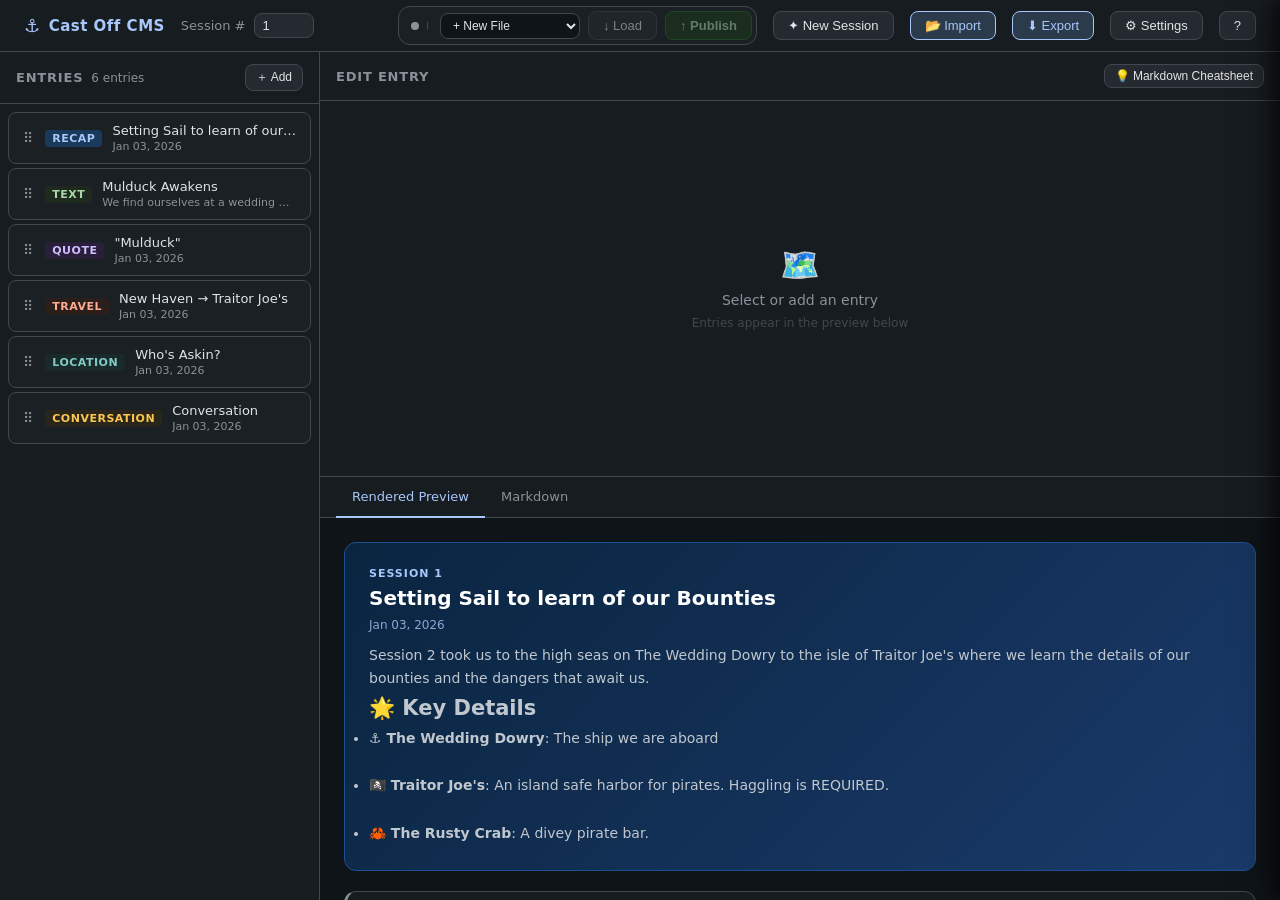
<file: cms.html>
<!DOCTYPE html>
<html lang="en">

<head>
  <meta charset="UTF-8">
  <meta name="viewport" content="width=device-width, initial-scale=1.0">
  <title>Cast Off CMS</title>
  <style>
    :root {
      --bg: #0f1419;
      --bg2: #171c21;
      --bg3: #1b2025;
      --bg4: #252a30;
      --bg5: #30353b;
      --surface: #34393e;
      --border: #41484d;
      --text: #e1e3e6;
      --text2: #c1c7ce;
      --text3: #8b9198;
      --accent: #a8c7fa;
      --accent2: #d0bcff;
      --green: #a8d8a8;
      --amber: #f9c74f;
      --red: #ffb4ab;
      --teal: #80cbc4;
      --coral: #ffab91;
      --radius: 8px;
      --radius-lg: 12px;
    }

    * {
      box-sizing: border-box;
      margin: 0;
      padding: 0;
    }

    body {
      font-family: 'Segoe UI', system-ui, sans-serif;
      background: var(--bg);
      color: var(--text);
      height: 100vh;
      display: flex;
      flex-direction: column;
      overflow: hidden;
    }

    /* TOP BAR */
    .topbar {
      background: var(--bg2);
      border-bottom: 1px solid var(--border);
      padding: 0 1.5rem;
      height: 52px;
      display: flex;
      align-items: center;
      gap: 1rem;
      flex-shrink: 0;
    }

    .topbar-title {
      font-size: 15px;
      font-weight: 600;
      color: var(--accent);
      letter-spacing: 0.5px;
      display: flex;
      align-items: center;
      gap: 8px;
    }

    .topbar-title span {
      font-size: 18px;
    }

    .topbar-session {
      display: flex;
      align-items: center;
      gap: 8px;
      margin-left: auto;
    }

    .topbar-session label {
      font-size: 13px;
      color: var(--text3);
    }

    .topbar-session input {
      background: var(--bg4);
      border: 1px solid var(--border);
      color: var(--text);
      border-radius: var(--radius);
      padding: 4px 8px;
      font-size: 13px;
      width: 60px;
    }

    .btn {
      background: var(--bg4);
      border: 1px solid var(--border);
      color: var(--text);
      border-radius: var(--radius);
      padding: 6px 14px;
      font-size: 13px;
      cursor: pointer;
      display: flex;
      align-items: center;
      gap: 6px;
      transition: all 0.2s;
    }

    .btn:hover {
      background: var(--bg5);
      border-color: var(--text3);
    }

    .btn:disabled {
      opacity: 0.5;
      cursor: not-allowed;
    }

    .btn-accent {
      background: #2b3b4b;
      border-color: var(--accent);
      color: var(--accent);
    }

    .btn-accent:hover {
      background: #3b4b5b;
    }

    .btn-publish {
      background: #1a3a1a;
      border-color: #2a6a2a;
      color: var(--green);
      font-weight: 600;
    }

    .btn-publish:hover {
      background: #204a20;
      border-color: var(--green);
    }

    .btn-danger {
      background: #3a1a1a;
      border-color: #6a2a2a;
      color: var(--red);
    }

    .btn-danger:hover {
      background: #4a2020;
      border-color: var(--red);
    }

    /* GITHUB UI ELEMENTS */
    .gh-controls {
      display: flex;
      align-items: center;
      gap: 8px;
      background: var(--bg3);
      padding: 4px;
      border-radius: var(--radius-lg);
      border: 1px solid var(--border);
    }

    .gh-select {
      background: var(--bg);
      border: 1px solid var(--border);
      color: var(--text);
      border-radius: var(--radius);
      padding: 4px 8px;
      font-size: 12px;
      width: 140px;
    }

    .conn-status {
      display: flex;
      align-items: center;
      gap: 6px;
      padding: 0 8px;
      border-right: 1px solid var(--border);
      margin-right: 4px;
    }

    .conn-dot {
      width: 8px;
      height: 8px;
      border-radius: 50%;
      background: var(--text3);
    }

    .conn-dot.connected {
      background: var(--green);
      box-shadow: 0 0 8px var(--green);
    }

    .conn-dot.error {
      background: var(--red);
    }

    .conn-dot.disconnected {
      background: var(--text3);
    }

    .drawer {
      position: fixed;
      top: 0;
      right: 0;
      width: 320px;
      height: 100vh;
      background: var(--bg2);
      border-left: 1px solid var(--border);
      z-index: 9999;
      transform: translateX(100%);
      transition: transform 0.3s cubic-bezier(0.4, 0, 0.2, 1);
      display: flex;
      flex-direction: column;
      box-shadow: -10px 0 30px rgba(0, 0, 0, 0.5);
    }

    .drawer.open {
      transform: translateX(0) !important;
    }

    .drawer-header {
      padding: 16px;
      border-bottom: 1px solid var(--border);
      display: flex;
      justify-content: space-between;
      align-items: center;
      background: var(--bg3);
    }

    .drawer-header h3 {
      font-size: 14px;
      text-transform: uppercase;
      letter-spacing: 1px;
      color: var(--accent);
      margin: 0;
    }

    .drawer-body {
      flex: 1;
      overflow-y: auto;
      padding: 20px;
      display: flex;
      flex-direction: column;
      gap: 20px;
    }

    .drawer-section-title {
      font-size: 11px;
      font-weight: 700;
      color: var(--text3);
      text-transform: uppercase;
      letter-spacing: 1px;
      margin-bottom: 12px;
      display: flex;
      align-items: center;
      gap: 8px;
    }

    .drawer-section-title::after {
      content: "";
      flex: 1;
      height: 1px;
      background: var(--border);
    }

    .hint-text {
      font-size: 11px;
      color: var(--text3);
      line-height: 1.5;
      margin-top: 4px;
    }

    .conn-status-row {
      display: flex;
      align-items: center;
      gap: 10px;
      font-size: 12px;
      color: var(--text2);
      background: var(--bg);
      padding: 8px 12px;
      border-radius: var(--radius);
      border: 1px solid var(--border);
      margin-bottom: 12px;
    }

    /* TOAST */
    .toast {
      position: fixed;
      bottom: 24px;
      left: 50%;
      transform: translateX(-50%) translateY(100px);
      background: var(--bg3);
      color: var(--text);
      padding: 10px 20px;
      border-radius: var(--radius-lg);
      border: 1px solid var(--border);
      font-size: 13px;
      z-index: 200;
      transition: transform 0.3s cubic-bezier(0.4, 0, 0.2, 1);
      box-shadow: 0 10px 30px rgba(0, 0, 0, 0.5);
    }

    .toast.show {
      transform: translateX(-50%) translateY(0);
    }

    .toast.success { border-color: var(--green); color: var(--green); }
    .toast.error { border-color: var(--red); color: var(--red); }

    /* LAYOUT */
    .layout {
      display: flex;
      flex-direction: row;
      flex: 1;
      overflow: hidden;
    }

    .main-content {
      display: flex;
      flex-direction: column;
      flex: 1;
      overflow: hidden;
    }

    /* EDITOR PANEL */
    .editor-panel {
      width: 320px;
      flex-shrink: 0;
      background: var(--bg2);
      border-right: 1px solid var(--border);
      display: flex;
      flex-direction: column;
      overflow: hidden;
    }

    /* EDIT PANEL */
    .edit-panel {
      flex: 1;
      display: flex;
      flex-direction: column;
      background: var(--bg2);
      overflow: hidden;
      border-bottom: 1px solid var(--border);
    }

    .panel-header {
      padding: 12px 16px;
      border-bottom: 1px solid var(--border);
      display: flex;
      align-items: center;
      justify-content: space-between;
      flex-shrink: 0;
    }

    .panel-header h2 {
      font-size: 13px;
      font-weight: 600;
      color: var(--text3);
      text-transform: uppercase;
      letter-spacing: 0.8px;
    }

    /* ENTRY LIST */
    .entry-list {
      flex: 1;
      overflow-y: auto;
      padding: 8px;
      display: flex;
      flex-direction: column;
      gap: 4px;
    }

    .entry-list::-webkit-scrollbar {
      width: 4px;
    }

    .entry-list::-webkit-scrollbar-track {
      background: transparent;
    }

    .entry-list::-webkit-scrollbar-thumb {
      background: var(--border);
      border-radius: 2px;
    }

    .entry-card {
      background: var(--bg3);
      border: 1px solid var(--border);
      border-radius: var(--radius);
      padding: 10px 12px;
      cursor: pointer;
      transition: border-color 0.15s, background 0.15s;
      display: flex;
      align-items: center;
      gap: 10px;
      user-select: none;
    }

    .entry-card:hover {
      border-color: var(--accent);
      background: var(--bg4);
    }

    .entry-card.active {
      border-color: var(--accent);
      background: var(--bg4);
    }

    .entry-card.dragging {
      opacity: 0.4;
    }

    .entry-card.drag-over {
      border-color: var(--accent2);
      border-style: dashed;
    }

    .entry-type-badge {
      font-size: 11px;
      font-weight: 600;
      padding: 2px 7px;
      border-radius: 4px;
      flex-shrink: 0;
      text-transform: uppercase;
      letter-spacing: 0.5px;
    }

    .badge-recap {
      background: #1a3a5c;
      color: var(--accent);
    }

    .badge-text {
      background: #1f2a1f;
      color: var(--green);
    }

    .badge-quote {
      background: #2a1f3a;
      color: var(--accent2);
    }

    .badge-conversation {
      background: #2a251a;
      color: var(--amber);
    }

    .badge-location {
      background: #1a2a2a;
      color: var(--teal);
    }

    .badge-travel {
      background: #2a1f1a;
      color: var(--coral);
    }

    .badge-character {
      background: #2a1a1a;
      color: var(--red);
    }

    .entry-info {
      flex: 1;
      min-width: 0;
    }

    .entry-title {
      font-size: 13px;
      font-weight: 500;
      color: var(--text);
      white-space: nowrap;
      overflow: hidden;
      text-overflow: ellipsis;
    }

    .entry-sub {
      font-size: 11px;
      color: var(--text3);
      margin-top: 2px;
      white-space: nowrap;
      overflow: hidden;
      text-overflow: ellipsis;
    }

    .entry-drag-handle {
      color: var(--text3);
      font-size: 14px;
      cursor: grab;
      flex-shrink: 0;
      padding: 0 2px;
    }

    .entry-drag-handle:active {
      cursor: grabbing;
    }

    .entry-delete {
      color: var(--text3);
      font-size: 13px;
      flex-shrink: 0;
      padding: 2px 4px;
      border-radius: 4px;
      cursor: pointer;
      transition: color 0.15s;
      display: none;
    }

    .entry-card:hover .entry-delete {
      display: block;
    }

    .entry-delete:hover {
      color: var(--red);
    }

    .add-entry-bar {
      padding: 10px 8px;
      border-top: 1px solid var(--border);
      display: flex;
      flex-wrap: wrap;
      gap: 6px;
      flex-shrink: 0;
    }

    /* EDIT FORM */
    .edit-form {
      flex: 1;
      overflow-y: auto;
      padding: 16px;
      display: flex;
      flex-direction: column;
      gap: 12px;
    }

    .edit-form::-webkit-scrollbar {
      width: 4px;
    }

    .edit-form::-webkit-scrollbar-thumb {
      background: var(--border);
      border-radius: 2px;
    }

    .form-group {
      display: flex;
      flex-direction: column;
      gap: 4px;
    }

    .form-label {
      font-size: 11px;
      font-weight: 600;
      color: var(--text3);
      text-transform: uppercase;
      letter-spacing: 0.6px;
    }

    .form-input,
    .form-select,
    .form-textarea {
      background: var(--bg3);
      border: 1px solid var(--border);
      color: var(--text);
      border-radius: var(--radius);
      padding: 7px 10px;
      font-size: 13px;
      font-family: inherit;
      transition: border-color 0.15s;
    }

    .form-input:focus,
    .form-select:focus,
    .form-textarea:focus {
      outline: none;
      border-color: var(--accent);
    }

    .form-select option {
      background: var(--bg3);
    }

    .form-textarea {
      resize: vertical;
      min-height: 100px;
      line-height: 1.5;
    }

    .form-row {
      display: flex;
      gap: 8px;
    }

    .form-row .form-group {
      flex: 1;
    }

    .emoji-picker {
      background: var(--bg3);
      border: 1px solid var(--border);
      border-radius: var(--radius);
      overflow: hidden;
    }

    .emoji-search-row {
      display: flex;
      align-items: center;
      gap: 6px;
      padding: 6px 8px;
      border-bottom: 1px solid var(--border);
    }

    .emoji-search-input {
      flex: 1;
      background: var(--bg4);
      border: 1px solid var(--border);
      color: var(--text);
      border-radius: 5px;
      padding: 5px 8px;
      font-size: 12px;
      font-family: inherit;
      outline: none;
    }

    .emoji-search-input:focus {
      border-color: var(--accent);
    }

    .emoji-search-clear {
      background: none;
      border: none;
      color: var(--text3);
      font-size: 14px;
      cursor: pointer;
      padding: 0 2px;
      line-height: 1;
    }

    .emoji-search-clear:hover {
      color: var(--text);
    }

    .emoji-grid {
      display: flex;
      flex-wrap: wrap;
      gap: 2px;
      padding: 6px;
      max-height: 130px;
      overflow-y: auto;
    }

    .emoji-grid::-webkit-scrollbar {
      width: 4px;
    }

    .emoji-grid::-webkit-scrollbar-thumb {
      background: var(--border);
      border-radius: 2px;
    }

    .emoji-btn {
      background: none;
      border: none;
      font-size: 16px;
      cursor: pointer;
      padding: 3px 5px;
      border-radius: 4px;
      transition: background 0.1s;
      line-height: 1;
    }

    .emoji-btn:hover {
      background: var(--bg5);
    }

    .emoji-none {
      font-size: 12px;
      color: var(--text3);
      padding: 12px;
      text-align: center;
      width: 100%;
    }

    .no-entry {
      display: flex;
      flex-direction: column;
      align-items: center;
      justify-content: center;
      height: 100%;
      color: var(--text3);
      gap: 8px;
      font-size: 14px;
    }

    .no-entry .hint {
      font-size: 12px;
      color: var(--border);
    }

    /* PREVIEW PANEL */
    .preview-panel {
      flex: 1;
      background: var(--bg);
      display: flex;
      flex-direction: column;
      overflow: hidden;
    }

    .preview-tabs {
      display: flex;
      border-bottom: 1px solid var(--border);
      background: var(--bg2);
      padding: 0 16px;
      flex-shrink: 0;
    }

    .preview-tab {
      padding: 12px 16px;
      font-size: 13px;
      cursor: pointer;
      color: var(--text3);
      border-bottom: 2px solid transparent;
      margin-bottom: -1px;
      transition: color 0.15s, border-color 0.15s;
    }

    .preview-tab.active {
      color: var(--accent);
      border-bottom-color: var(--accent);
    }

    .preview-content {
      flex: 1;
      overflow: hidden;
    }

    .preview-pane {
      height: 100%;
      overflow-y: auto;
      padding: 24px;
      display: none;
    }

    .preview-pane::-webkit-scrollbar {
      width: 6px;
    }

    .preview-pane::-webkit-scrollbar-thumb {
      background: var(--border);
      border-radius: 3px;
    }

    .preview-pane.active {
      display: block;
    }

    /* RENDERED PREVIEW STYLES */
    .rp-session-header {
      background: linear-gradient(135deg, #0a2540 0%, #1a3a6a 100%);
      border-radius: var(--radius-lg);
      padding: 24px;
      margin-bottom: 20px;
      border: 1px solid #1d5090;
    }

    .rp-session-num {
      font-size: 11px;
      font-weight: 600;
      color: var(--accent);
      text-transform: uppercase;
      letter-spacing: 1px;
      margin-bottom: 6px;
    }

    .rp-session-title {
      font-size: 20px;
      font-weight: 700;
      color: #fff;
      margin-bottom: 8px;
    }

    .rp-session-date {
      font-size: 12px;
      color: var(--accent);
      opacity: 0.8;
    }

    .rp-session-body {
      font-size: 14px;
      color: var(--text2);
      line-height: 1.7;
      margin-top: 12px;
    }

    .rp-card {
      background: var(--bg2);
      border: 1px solid var(--border);
      border-radius: var(--radius-lg);
      padding: 16px;
      margin-bottom: 12px;
      border-left: 3px solid var(--text3);
    }

    .rp-recap {
      background: var(--bg2);
      border: 1px solid var(--border);
      border-radius: var(--radius-lg);
      padding: 16px;
      margin-bottom: 12px;
      border-left: 3px solid var(--accent);
    }

    .rp-text {
      background: var(--bg2);
      border: 1px solid var(--border);
      border-radius: var(--radius-lg);
      padding: 16px;
      margin-bottom: 12px;
      border-left: 3px solid var(--text3);
    }

    .rp-card-header {
      display: flex;
      align-items: center;
      gap: 10px;
      margin-bottom: 10px;
    }

    .rp-card-icon {
      font-size: 20px;
    }

    .rp-card-title {
      font-size: 15px;
      font-weight: 600;
      color: var(--text);
    }

    .rp-card-subtitle {
      font-size: 12px;
      color: var(--text3);
      margin-top: 2px;
    }

    .rp-card-body {
      font-size: 13px;
      color: var(--text2);
      line-height: 1.7;
    }

    .rp-card-body h2 {
      font-size: 14px;
      font-weight: 600;
      color: var(--accent);
      margin: 10px 0 6px;
    }

    .rp-card-body strong {
      color: var(--text);
    }

    .rp-card-body ul {
      padding-left: 18px;
    }

    .rp-card-body li {
      margin-bottom: 4px;
    }

    .rp-quote {
      background: var(--bg3);
      border-left: 3px solid #5e7f8f;
      border-radius: 0 var(--radius) var(--radius) 0;
      padding: 14px 16px;
      margin-bottom: 12px;
    }

    .rp-quote-text {
      font-size: 15px;
      font-style: italic;
      color: var(--text);
      line-height: 1.6;
      margin-bottom: 8px;
    }

    .rp-quote-author {
      font-size: 12px;
      color: var(--accent2);
      font-weight: 600;
    }

    .rp-travel {
      background: var(--bg3);
      border: 1px dashed var(--border);
      border-left: 3px solid var(--teal);
      border-radius: 0 var(--radius-lg) var(--radius-lg) 0;
      padding: 14px 16px;
      margin-bottom: 12px;
      display: flex;
      align-items: center;
      gap: 12px;
    }

    .rp-travel-route {
      display: flex;
      align-items: center;
      gap: 8px;
      font-size: 14px;
    }

    .rp-travel-from,
    .rp-travel-to {
      font-weight: 600;
      color: var(--coral);
    }

    .rp-travel-arrow {
      color: var(--text3);
    }

    .rp-travel-body {
      font-size: 13px;
      color: var(--text2);
      margin-top: 8px;
      line-height: 1.6;
    }

    .rp-conversation {
      background: var(--bg3);
      border-radius: var(--radius-lg);
      padding: 14px 16px;
      margin-bottom: 12px;
      border-left: 3px solid var(--text3);
    }

    .rp-convo-line {
      display: flex;
      gap: 8px;
      margin-bottom: 8px;
      font-size: 13px;
    }

    .rp-convo-speaker {
      font-weight: 700;
      color: var(--accent);
      flex-shrink: 0;
      min-width: 70px;
    }

    .rp-convo-text {
      color: var(--text2);
    }

    .rp-location {
      background: var(--bg3);
      border-left: 3px solid var(--teal);
      border-radius: 0 var(--radius-lg) var(--radius-lg) 0;
      padding: 14px 16px;
      margin-bottom: 12px;
    }

    .rp-location-name {
      font-size: 15px;
      font-weight: 600;
      color: var(--teal);
      margin-bottom: 4px;
    }

    .rp-char {
      background: var(--bg3);
      border-radius: var(--radius-lg);
      padding: 14px 16px;
      margin-bottom: 12px;
      display: flex;
      gap: 14px;
    }

    .rp-char-avatar {
      width: 42px;
      height: 42px;
      border-radius: 50%;
      background: #2a1a1a;
      border: 1px solid var(--red);
      display: flex;
      align-items: center;
      justify-content: center;
      font-size: 18px;
      flex-shrink: 0;
    }

    .rp-char-name {
      font-size: 15px;
      font-weight: 600;
      color: var(--red);
    }

    .rp-char-body {
      font-size: 13px;
      color: var(--text2);
      margin-top: 6px;
      line-height: 1.6;
    }

    /* RAW MARKDOWN */
    .raw-md {
      font-family: 'Cascadia Code', 'Fira Code', 'Consolas', monospace;
      font-size: 12px;
      color: var(--text2);
      line-height: 1.7;
      white-space: pre-wrap;
      word-break: break-word;
    }

    /* PREVIEW HIGHLIGHT */
    .rp-entry-wrap {
      transition: outline 0.15s, box-shadow 0.15s;
      border-radius: var(--radius-lg);
    }

    .rp-entry-wrap.rp-highlighted {
      outline: 2px solid var(--accent);
      box-shadow: 0 0 0 4px rgba(168, 199, 250, 0.12);
    }

    .raw-block {
      transition: background 0.15s;
      border-radius: 4px;
    }

    .raw-block.raw-highlighted {
      background: rgba(168, 199, 250, 0.1);
      outline: 1px solid rgba(168, 199, 250, 0.3);
    }

    /* DRAG GHOST */
    .drag-ghost {
      position: fixed;
      pointer-events: none;
      opacity: 0.8;
      z-index: 9999;
      background: var(--bg4);
      border: 1px solid var(--accent2);
      border-radius: var(--radius);
      padding: 8px 12px;
      font-size: 13px;
      color: var(--text);
    }

    /* MODAL */
    .modal-overlay {
      position: fixed;
      inset: 0;
      background: rgba(0, 0, 0, 0.7);
      z-index: 100;
      display: none;
      align-items: center;
      justify-content: center;
    }

    .modal-overlay.open {
      display: flex;
    }

    .modal {
      background: var(--bg2);
      border: 1px solid var(--border);
      border-radius: var(--radius-lg);
      padding: 24px;
      width: 480px;
      max-width: 95vw;
      display: flex;
      flex-direction: column;
      gap: 16px;
    }

    .modal-title {
      font-size: 16px;
      font-weight: 600;
      color: var(--text);
    }

    .modal-footer {
      display: flex;
      justify-content: flex-end;
      gap: 8px;
    }

    /* CHEATSHEET SLIDEOUT */
    .cheatsheet-overlay {
      position: fixed;
      top: 0;
      right: 0;
      width: 400px;
      bottom: 0;
      background: var(--bg2);
      border-left: 1px solid var(--border);
      z-index: 9999;
      transform: translateX(100%);
      transition: transform 0.3s ease;
      display: flex;
      flex-direction: column;
      box-shadow: -4px 0 15px rgba(0, 0, 0, 0.5);
    }

    .cheatsheet-overlay.open {
      transform: translateX(0) !important;
    }

    .cheatsheet-header {
      padding: 16px;
      border-bottom: 1px solid var(--border);
      display: flex;
      justify-content: space-between;
      align-items: center;
    }

    .cheatsheet-header h3 {
      font-size: 15px;
      color: var(--accent);
      margin: 0;
    }

    .cheatsheet-close {
      background: none;
      border: none;
      color: var(--text3);
      font-size: 18px;
      cursor: pointer;
      padding: 4px;
      line-height: 1;
    }

    .cheatsheet-close:hover {
      color: var(--text);
    }

    .cheatsheet-content {
      padding: 16px;
      overflow-y: auto;
      font-size: 13px;
      line-height: 1.6;
      color: var(--text2);
    }

    .cheatsheet-content h4 {
      color: var(--text);
      margin: 16px 0 8px;
      font-size: 14px;
      font-weight: 600;
    }

    .cheatsheet-content h4:first-child {
      margin-top: 0;
    }

    .cheatsheet-content pre {
      background: var(--bg4);
      padding: 10px;
      border-radius: var(--radius);
      overflow-x: auto;
      font-family: 'Cascadia Code', 'Fira Code', 'Consolas', monospace;
      color: var(--accent2);
      margin-bottom: 8px;
      border: 1px solid var(--border);
    }

    /* EMPTY STATE */
    .empty-list {
      text-align: center;
      padding: 32px 16px;
      color: var(--text3);
      font-size: 13px;
    }
  </style>
</head>

<body>
  <!-- Settings Drawer -->
  <div class="drawer" id="settingsDrawer">
    <div class="drawer-header">
      <h3>GitHub Settings</h3>
      <button class="btn" onclick="closeSettings()" style="padding:4px; border:none; background:none;">✕</button>
    </div>
    <div class="drawer-body">
      <div class="drawer-section">
        <div class="drawer-section-title">Connection Status</div>
        <div class="conn-status-row">
          <div class="conn-dot disconnected" id="drawerConnDot"></div>
          <span id="drawerConnLabel">Not configured</span>
        </div>
        <button class="btn" onclick="testConnection()" style="align-self:flex-start;">Test Connection</button>
      </div>

      <div class="drawer-section">
        <div class="drawer-section-title">Repository</div>
        <div class="form-group">
          <label class="form-label">Owner (GitHub username)</label>
          <input class="form-input" id="ghOwner" placeholder="e.g. wylew" oninput="saveGhSettings()">
        </div>
        <div class="form-group">
          <label class="form-label">Repository Name</label>
          <input class="form-input" id="ghRepo" placeholder="e.g. Cast-Off" oninput="saveGhSettings()">
        </div>
        <div class="form-group">
          <label class="form-label">Branch</label>
          <input class="form-input" id="ghBranch" placeholder="main" oninput="saveGhSettings()">
        </div>
      </div>

      <div class="drawer-section">
        <div class="drawer-section-title">Authentication</div>
        <div class="form-group">
          <label class="form-label">Personal Access Token</label>
          <input class="form-input" id="ghToken" type="password" placeholder="ghp_..." oninput="saveGhSettings()">
        </div>
        <p class="hint-text">Token needs <strong>repo</strong> scope. Stored in localStorage only.</p>
      </div>

      <div class="drawer-section">
        <div class="drawer-section-title">Sessions</div>
        <button class="btn" onclick="refreshSessionList()" style="align-self:flex-start;">↻ Refresh List</button>
        <p class="hint-text" id="sessionListStatus">Connect to GitHub to see session files.</p>
      </div>
    </div>
  </div>

  <!-- Markdown Cheatsheet Slideout -->
  <div class="cheatsheet-overlay" id="cheatsheet">
    <div class="cheatsheet-header">
      <h3>Markdown Cheatsheet</h3>
      <button class="cheatsheet-close" onclick="toggleCheatsheet()">✕</button>
    </div>
    <div class="cheatsheet-content">
      <h4>Headers</h4>
      <pre># H1 Header
## H2 Header
### H3 Header</pre>

      <h4>Emphasis</h4>
      <pre>*Italic* or _Italic_
**Bold** or __Bold__
***Bold Italic***</pre>

      <h4>Lists</h4>
      <pre>- Item 1
- Item 2
  - Subitem

1. First item
2. Second item</pre>

      <h4>Links &amp; Images</h4>
      <pre>[Link Text](URL)
![Image Alt](URL)</pre>

      <h4>Blockquotes</h4>
      <pre>&gt; This is a quote
&gt; Multiple lines</pre>

      <h4>Code</h4>
      <pre>`Inline code`

```
Block code
```</pre>
    </div>
  </div>

  <div class="topbar">
    <div class="topbar-title">
      <span>⚓</span> Cast Off CMS
      <span id="dirtyIndicator" style="display:none; color:var(--amber); font-size:12px; margin-left:8px;">● Modified</span>
    </div>
    
    <div class="topbar-session">
      <label>Session #</label>
      <input type="number" id="sessionNum" value="1" min="1" oninput="setDirty(true); renderPreview()">
    </div>

    <div style="flex:1"></div>

    <!-- GitHub Controls -->
    <div class="gh-controls">
      <div class="conn-status">
        <div class="conn-dot disconnected" id="topConnDot"></div>
      </div>
      <select class="gh-select" id="sessionSelect" onchange="onSessionSelectChange(this.value)">
        <option value="__new__">+ New File</option>
        <option value="__manual__">Manual / Import</option>
      </select>
      <button class="btn" id="loadBtn" onclick="loadSessionFromGitHub()" disabled title="Load from GitHub">↓ Load</button>
      <button class="btn btn-publish" id="publishBtn" onclick="publishToGitHub()" disabled title="Publish to GitHub">↑ Publish</button>
    </div>

    <button class="btn" onclick="openNewSessionModal()">✦ New Session</button>
    <button class="btn btn-accent" onclick="document.getElementById('importFile').click()">📂 Import</button>
    <input type="file" id="importFile" accept=".md" style="display:none" onchange="handleImport(event)">
    <button class="btn btn-accent" onclick="downloadMarkdown()">⬇ Export</button>
    <button class="btn" onclick="openSettings()" title="GitHub Settings">⚙ Settings</button>
    <button class="btn" onclick="toggleCheatsheet()">?</button>
  </div>

  <div class="layout">
    <!-- LEFT: Entry List (Full Height) -->
    <div class="editor-panel">
      <div class="panel-header">
        <h2>Entries</h2>
        <span id="entry-count" style="font-size:12px;color:var(--text3);margin-right:auto;margin-left:8px">0
          entries</span>
        <button class="btn" style="padding:4px 10px;font-size:12px;" onclick="openAddModal()">＋ Add</button>
      </div>
      <div class="entry-list" id="entryList"></div>
    </div>

    <!-- RIGHT: Main Content (Editor + Preview) -->
    <div class="main-content">
      <!-- TOP: Edit Form -->
      <div class="edit-panel">
        <div class="panel-header">
          <h2 id="editFormTitle">Edit Entry</h2>
          <button class="btn" style="padding:4px 10px;font-size:12px;margin-left:auto;" onclick="toggleCheatsheet()">💡
            Markdown Cheatsheet</button>
        </div>
        <div id="editArea" style="flex:1;overflow:hidden;display:flex;flex-direction:column;">
          <div class="no-entry">
            <span style="font-size:32px">🗺️</span>
            <span>Select or add an entry</span>
            <span class="hint">Entries appear in the preview below</span>
          </div>
        </div>
      </div>

      <!-- BOTTOM: Preview -->
      <div class="preview-panel">
        <div class="preview-tabs">
          <div class="preview-tab active" onclick="switchTab('rendered')">Rendered Preview</div>
          <div class="preview-tab" onclick="switchTab('raw')">Markdown</div>
        </div>
        <div class="preview-content">
          <div class="preview-pane active" id="pane-rendered">
            <div id="renderedPreview"></div>
          </div>
          <div class="preview-pane" id="pane-raw">
            <div class="raw-md" id="rawPreview"></div>
          </div>
        </div>
      </div>
    </div>
  </div>

  <!-- Add Entry Modal -->
  <div class="modal-overlay" id="addModal">
    <div class="modal">
      <div class="modal-title">Add New Entry</div>
      <div class="form-group">
        <label class="form-label">Entry Type</label>
        <select class="form-select" id="newEntryType">
          <option value="recap">📋 Recap — Session summary</option>
          <option value="text">📝 Text — Narrative entry</option>
          <option value="quote">💬 Quote — Memorable line</option>
          <option value="conversation">🗣️ Conversation — Dialogue</option>
          <option value="location">📍 Location — Place card</option>
          <option value="travel">⛵ Travel — Journey</option>
          <option value="character">🧙 Character — Person card</option>
        </select>
      </div>
      <div class="modal-footer">
        <button class="btn" onclick="closeAddModal()">Cancel</button>
        <button class="btn btn-accent" onclick="confirmAddEntry()">Add Entry</button>
      </div>
    </div>
  </div>

  <!-- New Session Confirm Modal -->
  <div class="modal-overlay" id="newSessionModal">
    <div class="modal">
      <div class="modal-title">⚠️ Start a New Session?</div>
      <p style="font-size:14px;color:var(--text2);line-height:1.6;">This will clear all <strong id="nsEntryCount"
          style="color:var(--text)">0</strong> entries in the current session. Any unsaved work will be lost — make sure
        you've downloaded the <code
          style="background:var(--bg4);padding:2px 5px;border-radius:4px;font-size:12px">.md</code> file first if you
        need it.</p>
      <div class="form-group">
        <label class="form-label">New Session Number</label>
        <input class="form-input" id="nsNewNum" type="number" min="1" value="2">
      </div>
      <div class="modal-footer">
        <button class="btn" onclick="closeNewSessionModal()">Cancel</button>
        <button class="btn btn-danger" onclick="confirmNewSession()">Clear &amp; Start Session</button>
      </div>
    </div>
  </div>

  <!-- Delete Entry Confirm Modal -->
  <div class="modal-overlay" id="deleteEntryModal">
    <div class="modal">
      <div class="modal-title">⚠️ Delete Entry?</div>
      <p style="font-size:14px;color:var(--text2);line-height:1.6;">Are you sure you want to delete this entry? This
        action cannot be undone.</p>
      <div class="modal-footer">
        <button class="btn" onclick="closeDeleteModal()">Cancel</button>
        <button class="btn btn-danger" onclick="confirmDeleteEntry()">Delete</button>
      </div>
    </div>
  </div>

  <!-- Toast Notification -->
  <div id="toast" class="toast"></div>

  <script>
    // ─── STATE ───────────────────────────────────────────────────────────────────
    let entries = [];
    let selectedId = null;
    let dragSrcIndex = null;
    let activeTab = 'rendered';
    let entryToDelete = null;
    let isDirty = false;
    let currentFileSha = null;
    let ghSessions = [];
    let pendingSessionLoad = null;


    // Full GitHub-supported emoji map: shortcode -> emoji char
    const GH_EMOJI = { "100": "💯", "1234": "🔢", "grinning": "😀", "smiley": "😃", "smile": "😄", "grin": "😁", "laughing": "😆", "sweat_smile": "😅", "rofl": "🤣", "joy": "😂", "slightly_smiling_face": "🙂", "upside_down_face": "🙃", "wink": "😉", "blush": "😊", "innocent": "😇", "heart_eyes": "😍", "kissing_heart": "😘", "kissing": "😗", "kissing_smiling_eyes": "😙", "kissing_closed_eyes": "😚", "yum": "😋", "stuck_out_tongue": "😛", "stuck_out_tongue_winking_eye": "😜", "zany_face": "🤪", "stuck_out_tongue_closed_eyes": "😝", "money_mouth_face": "🤑", "hugs": "🤗", "hand_over_mouth": "🤭", "shushing_face": "🤫", "thinking": "🤔", "zipper_mouth_face": "🤐", "raised_eyebrow": "🤨", "neutral_face": "😐", "expressionless": "😑", "no_mouth": "😶", "smirk": "😏", "unamused": "😒", "roll_eyes": "🙄", "grimacing": "😬", "lying_face": "🤥", "relieved": "😌", "pensive": "😔", "sleepy": "😪", "drooling_face": "🤤", "sleeping": "😴", "mask": "😷", "face_with_thermometer": "🤒", "face_with_head_bandage": "🤕", "nauseated_face": "🤢", "sneezing_face": "🤧", "hot_face": "🥵", "cold_face": "🥶", "woozy_face": "🥴", "dizzy_face": "😵", "exploding_head": "🤯", "cowboy_hat_face": "🤠", "partying_face": "🥳", "sunglasses": "😎", "nerd_face": "🤓", "monocle_face": "🧐", "confused": "😕", "worried": "😟", "slightly_frowning_face": "🙁", "frowning_face": "☹️", "open_mouth": "😮", "hushed": "😯", "astonished": "😲", "flushed": "😳", "pleading_face": "🥺", "anguished": "😧", "fearful": "😨", "cold_sweat": "😰", "disappointed_relieved": "😥", "cry": "😢", "sob": "😭", "scream": "😱", "confounded": "😖", "persevere": "😣", "disappointed": "😞", "sweat": "😓", "weary": "😩", "tired_face": "😫", "yawning_face": "🥱", "triumph": "😤", "rage": "😡", "angry": "😠", "skull": "💀", "skull_and_crossbones": "☠️", "imp": "👿", "japanese_ogre": "👹", "japanese_goblin": "👺", "clown_face": "🤡", "poop": "💩", "ghost": "👻", "alien": "👽", "space_invader": "👾", "robot": "🤖", "wave": "👋", "raised_back_of_hand": "🤚", "raised_hand": "✋", "vulcan_salute": "🖖", "ok_hand": "👌", "pinched_fingers": "🤌", "pinching_hand": "🤏", "v": "✌️", "crossed_fingers": "🤞", "love_you_gesture": "🤟", "metal": "🤘", "call_me_hand": "🤙", "point_left": "👈", "point_right": "👉", "point_up_2": "👆", "fu": "🖕", "point_down": "👇", "point_up": "☝️", "thumbsup": "+1", "thumbsdown": "-1", "clap": "👏", "raised_hands": "🙌", "open_hands": "👐", "pray": "🙏", "handshake": "🤝", "muscle": "💪", "ear": "👂", "nose": "👃", "eyes": "👀", "eye": "👁️", "tongue": "👅", "lips": "👄", "brain": "🧠", "anatomical_heart": "🫀", "lungs": "🫁", "tooth": "🦷", "bone": "🦴", "baby": "👶", "child": "🧒", "boy": "👦", "girl": "👧", "person": "🧑", "man": "👨", "woman": "👩", "older_adult": "🧓", "older_man": "👴", "older_woman": "👵", "person_frowning": "🙍", "person_gesturing_no": "🙅", "person_gesturing_ok": "🙆", "person_tipping_hand": "💁", "person_raising_hand": "🙋", "deaf_person": "🧏", "person_bowing": "🙇", "face_palm": "🤦", "person_shrugging": "🤷", "mage": "🧙", "fairy": "🧚", "vampire": "🧛", "merperson": "🧜", "elf": "🧝", "genie": "🧞", "zombie": "🧟", "person_walking": "🚶", "person_running": "🏃", "dancer": "💃", "man_dancing": "🕺", "people_holding_hands": "🧑‍🤝‍🧑", "couple": "👫", "two_men_holding_hands": "👬", "two_women_holding_hands": "👭", "couple_with_heart": "💑", "family": "👪", "speaking_head": "🗣️", "bust_in_silhouette": "👤", "busts_in_silhouette": "👥", "footprints": "👣", "monkey_face": "🐵", "monkey": "🐒", "gorilla": "🦍", "dog": "🐶", "dog2": "🐕", "guide_dog": "🦮", "poodle": "🐩", "wolf": "🐺", "fox_face": "🦊", "raccoon": "🦝", "cat": "🐱", "cat2": "🐈", "lion": "🦁", "tiger": "🐯", "tiger2": "🐅", "leopard": "🐆", "horse": "🐴", "racehorse": "🐎", "unicorn": "🦄", "zebra": "🦓", "deer": "🦌", "bison": "🦬", "cow": "🐮", "ox": "🐂", "water_buffalo": "🐃", "cow2": "🐄", "pig": "🐷", "pig2": "🐖", "boar": "🐗", "pig_nose": "🐽", "ram": "🐏", "sheep": "🐑", "goat": "🐐", "dromedary_camel": "🐪", "camel": "🐫", "llama": "🦙", "giraffe": "🦒", "elephant": "🐘", "mammoth": "🦣", "rhinoceros": "🦏", "hippopotamus": "🦛", "mouse": "🐭", "mouse2": "🐁", "rat": "🐀", "hamster": "🐹", "rabbit": "🐰", "rabbit2": "🐇", "chipmunk": "🐿️", "beaver": "🦫", "hedgehog": "🦔", "bat": "🦇", "bear": "🐻", "polar_bear": "🐻‍❄️", "koala": "🐨", "panda_face": "🐼", "sloth": "🦥", "otter": "🦦", "skunk": "🦨", "kangaroo": "🦘", "badger": "🦡", "feet": "🐾", "turkey": "🦃", "chicken": "🐔", "rooster": "🐓", "hatching_chick": "🐣", "baby_chick": "🐤", "hatched_chick": "🐥", "bird": "🐦", "penguin": "🐧", "dove": "🕊️", "eagle": "🦅", "duck": "🦆", "swan": "🦢", "owl": "🦉", "dodo": "🦤", "feather": "🪶", "flamingo": "🦩", "peacock": "🦚", "parrot": "🦜", "frog": "🐸", "crocodile": "🐊", "turtle": "🐢", "lizard": "🦎", "snake": "🐍", "dragon_face": "🐲", "dragon": "🐉", "sauropod": "🦕", "t-rex": "🦖", "whale": "🐳", "whale2": "🐋", "dolphin": "🐬", "seal": "🦭", "fish": "🐟", "tropical_fish": "🐠", "blowfish": "🐡", "shark": "🦈", "octopus": "🐙", "shell": "🐚", "snail": "🐌", "butterfly": "🦋", "bug": "🐛", "ant": "🐜", "honeybee": "🐝", "beetle": "🪲", "cricket": "🦗", "cockroach": "🪳", "spider": "🕷️", "scorpion": "🦂", "mosquito": "🦟", "fly": "🪰", "worm": "🪱", "microbe": "🦠", "bouquet": "💐", "cherry_blossom": "🌸", "white_flower": "💮", "rosette": "🏵️", "rose": "🌹", "wilted_flower": "🥀", "hibiscus": "🌺", "sunflower": "🌻", "blossom": "🌼", "tulip": "🌷", "seedling": "🌱", "potted_plant": "🪴", "evergreen_tree": "🌲", "deciduous_tree": "🌳", "palm_tree": "🌴", "cactus": "🌵", "ear_of_rice": "🌾", "herb": "🌿", "shamrock": "☘️", "four_leaf_clover": "🍀", "maple_leaf": "🍁", "fallen_leaf": "🍂", "leaves": "🍃", "mushroom": "🍄", "chestnut": "🌰", "grapes": "🍇", "melon": "🍈", "watermelon": "🍉", "tangerine": "🍊", "lemon": "🍋", "banana": "🍌", "pineapple": "🍍", "mango": "🥭", "apple": "🍎", "green_apple": "🍏", "pear": "🍐", "peach": "🍑", "cherries": "🍒", "strawberry": "🍓", "blueberries": "🫐", "kiwi_fruit": "🥝", "tomato": "🍅", "olive": "🫒", "coconut": "🥥", "avocado": "🥑", "eggplant": "🍆", "potato": "🥔", "carrot": "🥕", "corn": "🌽", "hot_pepper": "🌶️", "bell_pepper": "🫑", "cucumber": "🥒", "leafy_green": "🥬", "broccoli": "🥦", "garlic": "🧄", "onion": "🧅", "peanuts": "🥜", "bread": "🍞", "croissant": "🥐", "baguette_bread": "🥖", "flatbread": "🫓", "pretzel": "🥨", "bagel": "🥯", "pancakes": "🥞", "waffle": "🧇", "cheese": "🧀", "meat_on_bone": "🍖", "poultry_leg": "🍗", "cut_of_meat": "🥩", "bacon": "🥓", "hamburger": "🍔", "fries": "🍟", "pizza": "🍕", "hotdog": "🌭", "sandwich": "🥪", "taco": "🌮", "burrito": "🌯", "tamale": "🫔", "salad": "🥗", "shallow_pan_of_food": "🥘", "spaghetti": "🍝", "ramen": "🍜", "stew": "🍲", "curry": "🍛", "sushi": "🍣", "bento": "🍱", "dumpling": "🥟", "fried_shrimp": "🍤", "rice_ball": "🍙", "rice": "🍚", "rice_cracker": "🍘", "fish_cake": "🍥", "fortune_cookie": "🥠", "moon_cake": "🥮", "oden": "🍢", "dango": "🍡", "shaved_ice": "🍧", "ice_cream": "🍨", "icecream": "🍦", "pie": "🥧", "shortcake": "🍰", "cake": "🎂", "cupcake": "🧁", "candy": "🍬", "lollipop": "🍭", "chocolate_bar": "🍫", "popcorn": "🍿", "doughnut": "🍩", "cookie": "🍪", "salt": "🧂", "honey_pot": "🍯", "coffee": "☕", "tea": "🍵", "bubble_tea": "🧋", "sake": "🍶", "champagne": "🍾", "wine_glass": "🍷", "cocktail": "🍸", "tropical_drink": "🍹", "beer": "🍺", "beers": "🍻", "clinking_glasses": "🥂", "tumbler_glass": "🥃", "cup_with_straw": "🥤", "beverage_box": "🧃", "mate": "🧉", "ice_cube": "🧊", "chopsticks": "🥢", "plate_with_cutlery": "🍽️", "fork_and_knife": "🍴", "spoon": "🥄", "knife": "🔪", "jar": "🫙", "amphora": "🏺", "globe_with_meridians": "🌐", "world_map": "🗺️", "japan": "🗾", "compass": "🧭", "mountain_snow": "🏔️", "mountain": "⛰️", "volcano": "🌋", "mount_fuji": "🗻", "camping": "🏕️", "beach_umbrella": "🏖️", "desert": "🏜️", "desert_island": "🏝️", "national_park": "🏞️", "stadium": "🏟️", "classical_building": "🏛️", "building_construction": "🏗️", "homes": "🏘️", "derelict_house": "🏚️", "house": "🏠", "house_with_garden": "🏡", "office": "🏢", "post_office": "🏣", "european_post_office": "🏤", "hospital": "🏥", "bank": "🏦", "hotel": "🏨", "convenience_store": "🏪", "school": "🏫", "love_hotel": "🏩", "wedding": "💒", "european_castle": "🏯", "japanese_castle": "🏰", "statue_of_liberty": "🗽", "church": "⛪", "mosque": "🕌", "hindu_temple": "🛕", "synagogue": "🕍", "shinto_shrine": "⛩️", "kaaba": "🕋", "fountain": "⛲", "tent": "⛺", "foggy": "🌁", "night_with_stars": "🌃", "sunrise_over_mountains": "🌄", "sunrise": "🌅", "city_sunrise": "🌇", "city_sunset": "🌆", "cityscape": "🏙️", "night_with_stars2": "🌃", "bridge_at_night": "🌉", "milky_way": "🌌", "stars": "🌠", "sparkler": "🎇", "fireworks": "🎆", "rainbow": "🌈", "sunrise2": "🌅", "sunny": "☀️", "cloud": "☁️", "partly_sunny": "⛅", "thunder_cloud_and_rain": "⛈️", "tornado": "🌪️", "fog": "🌫️", "wind_face": "🌬️", "cyclone": "🌀", "snowflake": "❄️", "snowman": "⛄", "snowman2": "☃️", "umbrella": "☂️", "umbrella_with_rain_drops": "☔", "zap": "⚡", "droplet": "💧", "ocean": "🌊", "anchor": "⚓", "ship": "🚢", "boat": "⛵", "canoe": "🛶", "speedboat": "🚤", "ferry": "⛴️", "sailboat": "⛵", "rocket": "🚀", "flying_saucer": "🛸", "seat": "💺", "airplane": "✈️", "small_airplane": "🛩️", "flight_departure": "🛫", "flight_arrival": "🛬", "parachute": "🪂", "helicopter": "🚁", "suspension_railway": "🚟", "mountain_cableway": "🚠", "aerial_tramway": "🚡", "satellite": "🛰️", "car": "🚗", "taxi": "🚕", "bus": "🚌", "trolleybus": "🚎", "racing_car": "🏎️", "police_car": "🚓", "ambulance": "🚑", "fire_engine": "🚒", "minibus": "🚐", "truck": "🚚", "articulated_lorry": "🚛", "tractor": "🚜", "probing_cane": "🦯", "bike": "🚲", "motor_scooter": "🛵", "motorcycle": "🏍️", "monorail": "🚝", "train2": "🚆", "steam_locomotive": "🚂", "railway_car": "🚃", "bullettrain_side": "🚄", "bullettrain_front": "🚅", "light_rail": "🚈", "train": "🚋", "station": "🚉", "metro": "🚇", "tram": "🚊", "busstop": "🚏", "motorway": "🛣️", "construction": "🚧", "fuel_pump": "⛽", "rotating_light": "🚨", "vertical_traffic_light": "🚦", "traffic_light": "🚥", "stop_sign": "🛑", "no_entry": "⛔", "anchor2": "⚓", "hourglass": "⌛", "hourglass_flowing_sand": "⏳", "watch": "⌚", "alarm_clock": "⏰", "stopwatch": "⏱️", "timer_clock": "⏲️", "mantelpiece_clock": "🕰️", "calendar": "📅", "date": "📅", "card_index": "📇", "spiral_notepad": "🗒️", "spiral_calendar": "🗓️", "wastebasket": "🗑️", "file_cabinet": "🗄️", "card_box": "🗃️", "ballot_box_with_ballot": "🗳️", "file_folder": "📁", "open_file_folder": "📂", "briefcase": "💼", "clipboard": "📋", "scroll": "📜", "card_index2": "📇", "books": "📚", "book": "📖", "ledger": "📒", "notebook": "📓", "notebook_with_decorative_cover": "📔", "closed_book": "📕", "green_book": "📗", "blue_book": "📘", "orange_book": "📙", "link": "🔗", "paperclip": "📎", "paperclips": "🖇️", "scissors": "✂️", "triangular_ruler": "📐", "straight_ruler": "📏", "pushpin": "📌", "round_pushpin": "📍", "triangular_flag_on_post": "🚩", "flags": "🎏", "black_flag": "🏴", "white_flag": "🏳️", "rainbow_flag": "🏳️‍🌈", "pirate_flag": "🏴‍☠️", "hammer": "🔨", "axe": "🪓", "pick": "⛏️", "hammer_and_pick": "⚒️", "hammer_and_wrench": "🛠️", "dagger": "🗡️", "crossed_swords": "⚔️", "gun": "🔫", "boomerang": "🪃", "bow_and_arrow": "🏹", "shield": "🛡️", "carpentry_saw": "🪚", "wrench": "🔧", "screwdriver": "🪛", "nut_and_bolt": "🔩", "gear": "⚙️", "chains": "⛓️", "hook": "🪝", "toolbox": "🧰", "magnet": "🧲", "ladder": "🪜", "alembic": "⚗️", "test_tube": "🧪", "petri_dish": "🧫", "dna": "🧬", "microscope": "🔬", "telescope": "🔭", "satellite2": "📡", "syringe": "💉", "drop_of_blood": "🩸", "pill": "💊", "adhesive_bandage": "🩹", "stethoscope": "🩺", "door": "🚪", "elevator": "🛗", "mirror": "🪞", "window": "🪟", "bed": "🛏️", "couch_and_lamp": "🛋️", "chair": "🪑", "toilet": "🚽", "plunger": "🪠", "shower": "🚿", "bathtub": "🛁", "razor": "🪒", "lotion_bottle": "🧴", "safety_pin": "🪡", "broom": "🧹", "basket": "🧺", "roll_of_paper": "🧻", "bucket": "🪣", "soap": "🧼", "toothbrush": "🪥", "sponge": "🧽", "fire_extinguisher": "🧯", "shopping_cart": "🛒", "smoking": "🚬", "coffin": "⚰️", "urn": "⚱️", "moyai": "🗿", "atm": "🏧", "put_litter_in_its_place": "🚮", "potable_water": "🚰", "wheelchair": "♿", "mens": "🚹", "womens": "🚺", "restroom": "🚻", "baby_symbol": "🚼", "wc": "🚾", "passport_control": "🛂", "customs": "🛃", "baggage_claim": "🛄", "left_luggage": "🛅", "warning": "⚠️", "zap2": "⚡", "white_check_mark": "✅", "ballot_box_with_check": "☑️", "heavy_check_mark": "✔️", "x": "❌", "negative_squared_cross_mark": "❎", "heavy_plus_sign": "➕", "heavy_minus_sign": "➖", "heavy_division_sign": "➗", "curly_loop": "➰", "loop": "➿", "question": "❓", "grey_question": "❔", "grey_exclamation": "❕", "exclamation": "❗", "red_circle": "🔴", "orange_circle": "🟠", "yellow_circle": "🟡", "green_circle": "🟢", "blue_circle": "🔵", "purple_circle": "🟣", "brown_circle": "🟤", "black_circle": "⚫", "white_circle": "⚪", "red_square": "🟥", "orange_square": "🟧", "yellow_square": "🟨", "green_square": "🟩", "blue_square": "🟦", "purple_square": "🟪", "brown_square": "🟫", "black_large_square": "⬛", "white_large_square": "⬜", "heart": "❤️", "orange_heart": "🧡", "yellow_heart": "💛", "green_heart": "💚", "blue_heart": "💙", "purple_heart": "💜", "black_heart": "🖤", "brown_heart": "🤎", "white_heart": "🤍", "broken_heart": "💔", "heavy_heart_exclamation": "❣️", "two_hearts": "💕", "revolving_hearts": "💞", "heartbeat": "💓", "heartpulse": "💗", "sparkling_heart": "💖", "cupid": "💘", "heart_decoration": "💟", "peace_symbol": "☮️", "cross": "✝️", "star_and_crescent": "☪️", "star_of_david": "✡️", "fleur_de_lis": "⚜️", "beginner": "🔰", "trident": "🔱", "sos": "🆘", "id": "🆔", "cool": "🆒", "new": "🆕", "free": "🆓", "up": "🆙", "cl": "🆑", "end": "🔚", "back": "🔙", "on": "🔛", "top": "🔝", "soon": "🔜", "eight_spoked_asterisk": "✳️", "eight_pointed_black_star": "✴️", "sparkle": "❇️", "copyright": "©️", "registered": "®️", "tm": "™️", "zero": "0️⃣", "one": "1️⃣", "two": "2️⃣", "three": "3️⃣", "four": "4️⃣", "five": "5️⃣", "six": "6️⃣", "seven": "7️⃣", "eight": "8️⃣", "nine": "9️⃣", "keycap_ten": "🔟", "arrow_forward": "▶️", "pause_button": "⏸️", "next_track_button": "⏭️", "stop_button": "⏹️", "record_button": "⏺️", "previous_track_button": "⏮️", "fast_forward": "⏩", "rewind": "⏪", "twisted_rightwards_arrows": "🔀", "repeat": "🔁", "repeat_one": "🔂", "arrow_backward": "◀️", "arrow_up_small": "🔼", "arrow_down_small": "🔽", "arrow_double_up": "⏫", "arrow_double_down": "⏬", "arrow_right": "➡️", "arrow_left": "⬅️", "arrow_up": "⬆️", "arrow_down": "⬇️", "arrow_upper_right": "↗️", "arrow_lower_right": "↘️", "arrow_lower_left": "↙️", "arrow_upper_left": "↖️", "arrow_up_down": "↕️", "left_right_arrow": "↔️", "arrows_counterclockwise": "🔄", "arrow_right_hook": "↪️", "leftwards_arrow_with_hook": "↩️", "arrow_heading_up": "⤴️", "arrow_heading_down": "⤵️", "hash": "#️⃣", "asterisk": "*️⃣", "wavy_dash": "〰️", "curly_loop2": "➰", "heavy_dollar_sign": "💲", "medical_symbol": "⚕️", "recycle": "♻️", "fleur_de_lis2": "⚜️", "small_red_triangle": "🔺", "small_red_triangle_down": "🔻", "large_blue_diamond": "🔷", "large_orange_diamond": "🔶", "small_blue_diamond": "🔹", "small_orange_diamond": "🔸", "radio_button": "🔘", "white_square_button": "🔳", "black_square_button": "🔲", "tada": "🎉", "confetti_ball": "🎊", "sparkles": "✨", "star": "⭐", "star2": "🌟", "dizzy": "💫", "boom": "💥", "fire": "🔥", "wave2": "🌊", "trophy": "🏆", "crown": "👑", "gem": "💎", "ring": "💍", "moneybag": "💰", "dollar": "💵", "euro": "💶", "pound": "💷", "yen": "💴", "chart": "💹", "chart_with_upwards_trend": "📈", "chart_with_downwards_trend": "📉", "bar_chart": "📊", "memo": "📝", "pencil2": "✏️", "pen": "🖊️", "paintbrush": "🖌️", "crayon": "🖍️", "mag": "🔍", "mag_right": "🔎", "microscope2": "🔬", "telescope2": "🔭", "satellite_antenna": "📡", "bulb": "💡", "flashlight": "🔦", "candle": "🕯️", "money_with_wings": "💸", "credit_card": "💳", "e-mail": "📧", "incoming_envelope": "📨", "envelope_with_arrow": "📩", "outbox_tray": "📤", "inbox_tray": "📥", "package": "📦", "mailbox": "📫", "mailbox_closed": "📪", "mailbox_with_mail": "📬", "mailbox_with_no_mail": "📭", "postbox": "📮", "ballot_box": "🗳️", "phone": "📞", "telephone_receiver": "📞", "pager": "📟", "fax": "📠", "battery": "🔋", "electric_plug": "🔌", "computer": "💻", "desktop_computer": "🖥️", "printer": "🖨️", "keyboard": "⌨️", "computer_mouse": "🖱️", "trackball": "🖲️", "minidisc": "💽", "floppy_disk": "💾", "cd": "💿", "dvd": "📀", "abacus": "🧮", "movie_camera": "🎥", "film_strip": "🎞️", "film_projector": "📽️", "clapper": "🎬", "tv": "📺", "camera": "📷", "camera_flash": "📸", "video_camera": "📹", "vhs": "📼", "telephone": "☎️", "loudspeaker": "📢", "mega": "📣", "postal_horn": "📯", "bell": "🔔", "no_bell": "🔕", "musical_score": "🎼", "musical_note": "🎵", "notes": "🎶", "microphone": "🎤", "headphones": "🎧", "radio": "📻", "saxophone": "🎷", "accordion": "🪗", "guitar": "🎸", "musical_keyboard": "🎹", "trumpet": "🎺", "violin": "🎻", "banjo": "🪕", "drum": "🥁", "long_drum": "🪘", "iphone": "📱", "calling": "📲", "phone2": "☎️", "globe_with_meridians2": "🌐", "atm2": "🏧", "slot_machine": "🎰", "ticket": "🎫", "tickets": "🎟️", "circus_tent": "🎪", "performing_arts": "🎭", "art": "🎨", "slot_machine2": "🎰", "game_die": "🎲", "jigsaw": "🧩", "teddy_bear": "🧸", "spades": "♠️", "hearts": "♥️", "diamonds": "♦️", "clubs": "♣️", "chess_pawn": "♟️", "joker": "🃏", "mahjong": "🀄", "flower_playing_cards": "🎴", "video_game": "🎮", "dart": "🎯", "golf": "⛳", "ice_skate": "⛸️", "fishing_pole_and_fish": "🎣", "diving_mask": "🤿", "running_shirt_with_sash": "🎽", "ski": "🎿", "sled": "🛷", "curling_stone": "🥌", "trophy2": "🏆", "medal_sports": "🏅", "military_medal": "🎖️", "1st_place_medal": "🥇", "2nd_place_medal": "🥈", "3rd_place_medal": "🥉", "soccer": "⚽", "baseball": "⚾", "softball": "🥎", "basketball": "🏀", "volleyball": "🏐", "football": "🏈", "rugby_football": "🏉", "flying_disc": "🥏", "8ball": "🎱", "ping_pong": "🏓", "badminton": "🏸", "goal_net": "🥅", "ice_hockey": "🏒", "field_hockey": "🏑", "lacrosse": "🥍", "cricket_game": "🏏", "boomerang2": "🪃", "bow_and_arrow2": "🏹", "boxing_glove": "🥊", "martial_arts_uniform": "🥋", "skateboard": "🛹", "sled2": "🛷", "swimming": "🏊", "horse_racing": "🏇", "bicycle": "🚴", "mountain_biking": "🚵", "gymnast": "🤸", "wrestling": "🤼", "water_polo": "🤽", "handball": "🤾", "fencer": "🤺", "weight_lifting": "🏋️", "climbing": "🧗", "person_in_lotus_position": "🧘", "ski2": "⛷️", "snowboarder": "🏂", "surfer": "🏄", "rowboat": "🚣", "swimmer": "🏊", "horseback_riding": "🏇", "golfer": "🏌️", "walking": "🚶", "runner": "🏃", "dancer2": "💃", "handshake2": "🤝", "speaking_head2": "🗣️" };

    // Default quick-access favorites
    const EMOJI_FAVORITES = ['⚓', '🏴‍☠️', '🗡️', '🛡️', '🔮', '⚔️', '🧙', '🏰', '🌊', '🎲', '💀', '🔥', '✨', '🐉', '🗺️', '💎', '🪄', '🍺', '🏹', '🎯', '🌿', '🌙', '⭐', '🌟', '🌺', '🦀', '🐺', '😈', '🤔', '😵', '🤫', '😇', '🥸', '😐', '🤮', '💰', '🗝️', '📜', '🕯️', '⏳', '🔔', '🏮', '💌', '🧪', '🪝'];

    const TYPE_DEFAULTS = {
      recap: { type: 'recap', date: '', title: '', content: '' },
      text: { type: 'text', title: '', content: '' },
      quote: { type: 'quote', date: '', author: '', content: '' },
      conversation: { type: 'conversation', date: '', content: '' },
      location: { type: 'location', name: '', emoji: '📍', date: '', characters: '', content: '' },
      travel: { type: 'travel', from: '', to: '', date: '', characters: '', content: '', variant: 'sea' },
      character: { type: 'character', name: '', emoji: '🧙', date: '', content: '' }
    };

    function setDirty(val) {
      isDirty = val;
      const indicator = document.getElementById('dirtyIndicator');
      if (indicator) indicator.style.display = val ? 'inline' : 'none';
    }

    let toastTimer;
    function showToast(msg, type = 'info') {
      const t = document.getElementById('toast');
      if (!t) return;
      t.textContent = msg;
      t.className = 'toast show ' + type;
      clearTimeout(toastTimer);
      toastTimer = setTimeout(() => { t.classList.remove('show'); }, 3000);
    }

    // ─── HELPERS ─────────────────────────────────────────────────────────────────
    function uid() { return Math.random().toString(36).slice(2, 9); }

    function toggleCheatsheet() {
      console.log('Toggling cheatsheet');
      document.getElementById('cheatsheet').classList.toggle('open');
    }

    // ─── GITHUB CONFIG ──────────────────────────────────────────────────────────
    function getGhConfig() {
      return {
        owner: localStorage.getItem('ghOwner') || '',
        repo: localStorage.getItem('ghRepo') || '',
        branch: localStorage.getItem('ghBranch') || 'main',
        token: localStorage.getItem('ghToken') || ''
      };
    }
    function saveGhSettings() {
      localStorage.setItem('ghOwner', document.getElementById('ghOwner').value.trim());
      localStorage.setItem('ghRepo', document.getElementById('ghRepo').value.trim());
      localStorage.setItem('ghBranch', (document.getElementById('ghBranch').value || 'main').trim());
      localStorage.setItem('ghToken', document.getElementById('ghToken').value.trim());
      testConnection();
    }
    function loadGhSettings() {
      const c = getGhConfig();
      document.getElementById('ghOwner').value = c.owner;
      document.getElementById('ghRepo').value = c.repo;
      document.getElementById('ghBranch').value = c.branch;
      document.getElementById('ghToken').value = c.token;
    }
    function isGhConfigured() {
      const c = getGhConfig();
      return c.owner && c.repo && c.token;
    }

    async function ghFetch(path, method = 'GET', body = null) {
      const c = getGhConfig();
      if (!c.token) throw new Error('No token provided');
      
      const owner = encodeURIComponent(c.owner);
      const repo = encodeURIComponent(c.repo);
      const url = `https://api.github.com/repos/${owner}/${repo}${path}`;
      
      console.log(`[GitHub API] ${method} ${url.split('?')[0]}`);
      
      const opts = {
        method,
        headers: {
          'Authorization': `Bearer ${c.token}`,
          'Accept': 'application/vnd.github.v3+json',
          'Content-Type': 'application/json'
        }
      };
      if (body) opts.body = JSON.stringify(body);
      return fetch(url, opts);
    }

    async function testConnection() {
      if (!isGhConfigured()) { 
        updateConnUI('disconnected', 'Not configured'); 
        return; 
      }
      updateConnUI('loading', 'Testing...');
      try {
        const r = await ghFetch('', 'GET');
        
        if (r.ok) {
          updateConnUI('connected', 'Connected');
          showToast('Successfully connected to GitHub!', 'success');
          refreshSessionList();
        } else {
          const err = await r.json().catch(() => ({ message: r.statusText }));
          console.error('[GitHub API Error]', r.status, err);
          updateConnUI('error', r.status === 401 ? 'Invalid Token' : 'Not Found');
          showToast(`GitHub Error (${r.status}): ${err.message || r.statusText}`, 'error');
        }
      } catch (e) {
        console.error('[Network Error]', e);
        updateConnUI('error', 'Network error');
        showToast('Connection failed: ' + e.message, 'error');
      }
    }

    function updateConnUI(status, label) {
      const dot1 = document.getElementById('topConnDot');
      const dot2 = document.getElementById('drawerConnDot');
      const lbl = document.getElementById('drawerConnLabel');
      if (dot1) dot1.className = 'conn-dot ' + status;
      if (dot2) dot2.className = 'conn-dot ' + status;
      if (lbl) lbl.textContent = label;
      
      const connected = (status === 'connected');
      document.getElementById('loadBtn').disabled = !connected;
      document.getElementById('publishBtn').disabled = !connected;
    }

    async function refreshSessionList() {
      if (!isGhConfigured()) return;
      const c = getGhConfig();
      document.getElementById('sessionListStatus').textContent = 'Loading...';
      try {
        const r = await ghFetch(`/contents/sessions?ref=${c.branch}`, 'GET');
        if (!r.ok) { document.getElementById('sessionListStatus').textContent = 'Could not load sessions/'; return; }
        const files = await r.json();
        ghSessions = files.filter(f => f.name.match(/^session-\d+\.md$/)).sort((a,b) => {
          const m1 = a.name.match(/\d+/);
          const m2 = b.name.match(/\d+/);
          const n1 = m1 ? parseInt(m1[0]) : 0;
          const n2 = m2 ? parseInt(m2[0]) : 0;
          return n2 - n1;
        });
        const sel = document.getElementById('sessionSelect');
        sel.innerHTML = '<option value="__new__">+ New File</option><option value="__manual__">Manual / Import</option>';
        ghSessions.forEach(f => {
          const opt = document.createElement('option');
          opt.value = f.name;
          opt.textContent = f.name;
          sel.appendChild(opt);
        });
        document.getElementById('sessionListStatus').textContent = `${ghSessions.length} sessions found.`;
      } catch(e) {
        document.getElementById('sessionListStatus').textContent = 'Error: ' + e.message;
      }
    }

    function onSessionSelectChange(val) {
      if (val === '__new__') {
        const next = ghSessions.length > 0 ? (parseInt(ghSessions[0].name.match(/\d+/)[0]) + 1) : 1;
        document.getElementById('sessionNum').value = next;
        currentFileSha = null;
      }
      if (val === '__manual__') return;
      const m = val.match(/(\d+)/);
      if (m) document.getElementById('sessionNum').value = m[1];
    }

    async function loadSessionFromGitHub() {
      if (!isGhConfigured()) { openSettings(); return; }
      if (isDirty && entries.length > 0) {
        pendingSessionLoad = document.getElementById('sessionSelect').value;
        document.getElementById('dirtyModal').classList.add('open');
        return;
      }
      await doLoadSession();
    }

    async function doLoadSession() {
      const sel = document.getElementById('sessionSelect').value;
      const num = document.getElementById('sessionNum').value;
      const filename = (sel && sel !== '__manual__' && sel !== '__new__') ? sel : `session-${num}.md`;
      const c = getGhConfig();
      showToast('Loading...');
      try {
        const r = await ghFetch(`/contents/sessions/${filename}?ref=${c.branch}`, 'GET');
        if (r.status === 404) { showToast(`${filename} not found`, 'error'); return; }
        if (!r.ok) { showToast('Load failed', 'error'); return; }
        const data = await r.json();
        currentFileSha = data.sha;
        const md = decodeBase64Unicode(data.content.replace(/\n/g,''));
        parseMarkdownToEntries(md);
        
        const m = filename.match(/(\d+)/);
        if (m) document.getElementById('sessionNum').value = m[1];
        
        const selEl = document.getElementById('sessionSelect');
        if (selEl.querySelector(`option[value="${filename}"]`)) selEl.value = filename;
        
        setDirty(false);
        showToast(`Loaded ${filename} ✓`, 'success');
      } catch(e) {
        showToast('Load error: ' + e.message, 'error');
      }
    }

    function decodeBase64Unicode(b64) {
      const binary = atob(b64);
      const bytes = new Uint8Array(binary.length);
      for (let i = 0; i < binary.length; i++) bytes[i] = binary.charCodeAt(i);
      return new TextDecoder('utf-8').decode(bytes);
    }

    async function publishToGitHub() {
      if (!isGhConfigured()) { openSettings(); return; }
      const num = document.getElementById('sessionNum').value;
      const selEl = document.getElementById('sessionSelect');
      const sel = selEl.value;
      const filename = (sel && sel !== '__manual__' && sel !== '__new__') ? sel : `session-${num}.md`;
      const md = buildMarkdown();
      const c = getGhConfig();
      const encoded = btoa(unescape(encodeURIComponent(md)));

      if (!currentFileSha) {
        try {
          const checkR = await ghFetch(`/contents/sessions/${filename}?ref=${c.branch}`, 'GET');
          if (checkR.ok) {
            const checkData = await checkR.json();
            currentFileSha = checkData.sha;
          }
        } catch (e) {}
      }

      const body = {
        message: `Update ${filename} via CMS`,
        content: encoded,
        branch: c.branch
      };
      if (currentFileSha) body.sha = currentFileSha;
      
      showToast('Publishing...');
      try {
        const r = await ghFetch(`/contents/sessions/${filename}`, 'PUT', body);
        if (r.ok) {
          const data = await r.json();
          currentFileSha = data.content.sha;
          setDirty(false);
          await refreshSessionList();
          if (selEl.querySelector(`option[value="${filename}"]`)) selEl.value = filename;
          showToast(`Published ${filename} ✓`, 'success');
        } else {
          const err = await r.json();
          showToast('Publish failed: ' + (err.message || r.status), 'error');
        }
      } catch(e) {
        showToast('Publish error: ' + e.message, 'error');
      }
    }

    function openSettings() { 
      console.log('Opening settings');
      loadGhSettings(); 
      document.getElementById('settingsDrawer').classList.add('open'); 
    }
    function closeSettings() { document.getElementById('settingsDrawer').classList.remove('open'); }

    function getEntryLabel(e) {
      if (e.type === 'recap') return e.title || 'Session Recap';
      if (e.type === 'text') return e.title || 'Text Entry';
      if (e.type === 'quote') return e.author ? `"${e.author}"` : 'Quote';
      if (e.type === 'conversation') return 'Conversation';
      if (e.type === 'location') return e.name || 'Location';
      if (e.type === 'travel') return (e.from && e.to) ? `${e.from} → ${e.to}` : 'Travel';
      if (e.type === 'character') return e.name || 'Character';
      return 'Entry';
    }

    function getEntrySubLabel(e) {
      if (e.date) return e.date;
      if (e.content) return e.content.slice(0, 60).replace(/#+\s*/g, '') + '…';
      return '';
    }

    const TYPE_BADGE = {
      recap: 'badge-recap', text: 'badge-text', quote: 'badge-quote',
      conversation: 'badge-conversation', location: 'badge-location',
      travel: 'badge-travel', character: 'badge-character'
    };

    // ─── RENDER ENTRY LIST ────────────────────────────────────────────────────────
    function renderList() {
      const list = document.getElementById('entryList');
      document.getElementById('entry-count').textContent = `${entries.length} entr${entries.length === 1 ? 'y' : 'ies'}`;

      if (!entries.length) {
        list.innerHTML = '<div class="empty-list">No entries yet.<br>Click ＋ Add Entry to begin.</div>';
        return;
      }

      list.innerHTML = '';
      entries.forEach((e, i) => {
        const card = document.createElement('div');
        card.className = 'entry-card' + (e.id === selectedId ? ' active' : '');
        card.dataset.id = e.id;
        card.dataset.index = i;
        card.draggable = true;

        card.innerHTML = `
      <span class="entry-drag-handle" title="Drag to reorder">⠿</span>
      <span class="entry-type-badge ${TYPE_BADGE[e.type] || 'badge-text'}">${e.type}</span>
      <div class="entry-info">
        <div class="entry-title">${escHtml(getEntryLabel(e))}</div>
        <div class="entry-sub">${escHtml(getEntrySubLabel(e))}</div>
      </div>
      <span class="entry-delete" title="Delete" onclick="deleteEntry('${e.id}',event)">✕</span>
    `;

        card.addEventListener('click', () => selectEntry(e.id));
        card.addEventListener('dragstart', onDragStart);
        card.addEventListener('dragover', onDragOver);
        card.addEventListener('drop', onDrop);
        card.addEventListener('dragend', onDragEnd);
        list.appendChild(card);
      });
    }

    function escHtml(s) {
      return String(s || '').replace(/&/g, '&amp;').replace(/</g, '&lt;').replace(/>/g, '&gt;').replace(/"/g, '&quot;');
    }

    // ─── SELECT / EDIT ────────────────────────────────────────────────────────────
    function selectEntry(id) {
      selectedId = id;
      renderList();
      renderEditForm();
      renderPreview();
      // scroll and highlight in both preview panes
      requestAnimationFrame(() => {
        scrollAndHighlight(id);
      });
    }

    function renderEditForm() {
      const ea = document.getElementById('editArea');
      const entry = entries.find(e => e.id === selectedId);
      if (!entry) {
        ea.innerHTML = '<div class="no-entry"><span style="font-size:32px">🗺️</span><span>Select or add an entry</span><span class="hint">Entries appear in the preview below</span></div>';
        document.getElementById('editFormTitle').textContent = 'Edit Entry';
        return;
      }

      document.getElementById('editFormTitle').textContent = `Edit: ${entry.type.charAt(0).toUpperCase() + entry.type.slice(1)}`;

      let firstRowFields = '';
      let otherFields = '';

      if (entry.type === 'recap') {
        firstRowFields = `
      <div class="form-group"><label class="form-label">Title</label><input class="form-input" id="fe-title" value="${escHtml(entry.title)}" placeholder="Session title..." oninput="updateField('title',this.value)"></div>
      <div class="form-group" style="flex: 0 0 120px;"><label class="form-label">Date</label><input class="form-input" id="fe-date" value="${escHtml(entry.date)}" placeholder="Jan 03, 2026" oninput="updateField('date',this.value)"></div>
    `;
        otherFields = `
      <div class="form-group"><label class="form-label">Summary</label><textarea class="form-textarea" id="fe-content" style="min-height:80px" oninput="updateField('content',this.value)">${escHtml(entry.content)}</textarea></div>
    `;
      } else if (entry.type === 'text') {
        firstRowFields = `
      <div class="form-group"><label class="form-label">Title</label><input class="form-input" id="fe-title" value="${escHtml(entry.title)}" placeholder="Entry title..." oninput="updateField('title',this.value)"></div>
    `;
        otherFields = `
      <div class="form-group"><label class="form-label">Content (Markdown supported)</label><textarea class="form-textarea" id="fe-content" style="min-height:140px" oninput="updateField('content',this.value)">${escHtml(entry.content)}</textarea></div>
    `;
      } else if (entry.type === 'quote') {
        firstRowFields = `
      <div class="form-group"><label class="form-label">Author</label><input class="form-input" id="fe-author" value="${escHtml(entry.author)}" placeholder="Character name..." oninput="updateField('author',this.value)"></div>
      <div class="form-group" style="flex: 0 0 120px;"><label class="form-label">Date</label><input class="form-input" id="fe-date" value="${escHtml(entry.date)}" placeholder="Jan 03, 2026" oninput="updateField('date',this.value)"></div>
    `;
        otherFields = `
      <div class="form-group"><label class="form-label">Quote</label><textarea class="form-textarea" id="fe-content" style="min-height:80px" oninput="updateField('content',this.value)">${escHtml(entry.content)}</textarea></div>
    `;
      } else if (entry.type === 'conversation') {
        firstRowFields = `
      <div class="form-group" style="flex: 0 0 120px;"><label class="form-label">Date</label><input class="form-input" id="fe-date" value="${escHtml(entry.date)}" placeholder="Jan 03, 2026" oninput="updateField('date',this.value)"></div>
    `;
        otherFields = `
      <div class="form-group"><label class="form-label">Dialogue (Speaker: Text, one per line)</label><textarea class="form-textarea" id="fe-content" style="min-height:160px" placeholder="DM: You see a figure...&#10;Kaelen: Can I make out details?" oninput="updateField('content',this.value)">${escHtml(entry.content)}</textarea></div>
    `;
      } else if (entry.type === 'location') {
        firstRowFields = `
      <div class="form-group"><label class="form-label">Name</label><input class="form-input" id="fe-name" value="${escHtml(entry.name)}" placeholder="Location name..." oninput="updateField('name',this.value)"></div>
      <div class="form-group" style="flex: 0 0 60px;"><label class="form-label">Emoji</label><input class="form-input" id="fe-emoji" value="${escHtml(entry.emoji)}" placeholder="📍" oninput="updateField('emoji',this.value)"></div>
    `;
        otherFields = `
      <div class="form-row">
        <div class="form-group"><label class="form-label">Characters</label><input class="form-input" id="fe-characters" value="${escHtml(entry.characters)}" placeholder="Luigi, Clovis..." oninput="updateField('characters',this.value)"></div>
        <div class="form-group" style="flex: 0 0 120px;"><label class="form-label">Date</label><input class="form-input" id="fe-date" value="${escHtml(entry.date)}" placeholder="Jan 03, 2026" oninput="updateField('date',this.value)"></div>
      </div>
      <div class="form-group"><label class="form-label">Description</label><textarea class="form-textarea" id="fe-content" style="min-height:120px" oninput="updateField('content',this.value)">${escHtml(entry.content)}</textarea></div>
    `;
      } else if (entry.type === 'travel') {
        firstRowFields = `
      <div class="form-group"><label class="form-label">From</label><input class="form-input" id="fe-from" value="${escHtml(entry.from)}" placeholder="New Haven" oninput="updateField('from',this.value)"></div>
      <div class="form-group"><label class="form-label">To</label><input class="form-input" id="fe-to" value="${escHtml(entry.to)}" placeholder="Traitor Joe's" oninput="updateField('to',this.value)"></div>
      <div class="form-group" style="flex: 0 0 100px;">
        <label class="form-label">Variant</label>
        <select class="form-select" onchange="updateField('variant',this.value)">
          <option value="sea" ${entry.variant === 'sea' ? 'selected' : ''}>Sea</option>
          <option value="land" ${entry.variant === 'land' ? 'selected' : ''}>Land</option>
        </select>
      </div>
    `;
        otherFields = `
      <div class="form-row">
        <div class="form-group"><label class="form-label">Characters</label><input class="form-input" id="fe-characters" value="${escHtml(entry.characters)}" placeholder="Luigi, Clovis..." oninput="updateField('characters',this.value)"></div>
        <div class="form-group" style="flex: 0 0 120px;"><label class="form-label">Date</label><input class="form-input" id="fe-date" value="${escHtml(entry.date)}" placeholder="Jan 03, 2026" oninput="updateField('date',this.value)"></div>
      </div>
      <div class="form-group"><label class="form-label">Journey Notes</label><textarea class="form-textarea" id="fe-content" style="min-height:100px" oninput="updateField('content',this.value)">${escHtml(entry.content)}</textarea></div>
    `;
      } else if (entry.type === 'character') {
        firstRowFields = `
      <div class="form-group"><label class="form-label">Name</label><input class="form-input" id="fe-name" value="${escHtml(entry.name)}" placeholder="Character name..." oninput="updateField('name',this.value)"></div>
      <div class="form-group" style="flex: 0 0 60px;"><label class="form-label">Emoji</label><input class="form-input" id="fe-emoji" value="${escHtml(entry.emoji)}" placeholder="🧙" oninput="updateField('emoji',this.value)"></div>
      <div class="form-group" style="flex: 0 0 120px;"><label class="form-label">Date</label><input class="form-input" id="fe-date" value="${escHtml(entry.date)}" placeholder="Jan 03, 2026" oninput="updateField('date',this.value)"></div>
    `;
        otherFields = `
      <div class="form-group"><label class="form-label">Description</label><textarea class="form-textarea" id="fe-content" style="min-height:120px" oninput="updateField('content',this.value)">${escHtml(entry.content)}</textarea></div>
    `;
      }

      ea.innerHTML = `
    <div class="edit-form" id="editForm">
      <div class="form-row">
        <div class="form-group" style="flex: 0 0 160px;">
          <label class="form-label">Entry Type</label>
          <select class="form-select" onchange="changeType(this.value)">
            ${['recap', 'text', 'quote', 'conversation', 'location', 'travel', 'character'].map(t =>
        `<option value="${t}" ${t === entry.type ? 'selected' : ''}>${t.charAt(0).toUpperCase() + t.slice(1)}</option>`
      ).join('')}
          </select>
        </div>
        ${firstRowFields}
      </div>
      ${otherFields}
      <div class="form-group">
        <label class="form-label">Emoji Quick Insert</label>
        <div id="activeTextarea" style="font-size:11px;color:var(--text3);margin-bottom:4px;">Click in a text field above, then tap an emoji</div>
        <div class="emoji-picker">
          <div class="emoji-search-row">
            <input class="emoji-search-input" id="emojiSearch" type="text" placeholder="Search emoji… (e.g. sword, fire, skull)" oninput="filterEmoji(this.value)" autocomplete="off">
            <button class="emoji-search-clear" onclick="clearEmojiSearch()" title="Clear">✕</button>
          </div>
          <div class="emoji-grid" id="emojiGrid"></div>
        </div>
      </div>
    </div>
  `;

      // track last focused textarea/input (exclude emoji search)
      ea.querySelectorAll('textarea, input[type=text], input:not([type])').forEach(el => {
        if (el.id === 'emojiSearch') return;
        el.addEventListener('focus', () => { window._lastFocusedField = el; });
      });

      // populate emoji grid with favorites initially
      populateEmojiGrid(EMOJI_FAVORITES);
    }

    function updateField(field, value) {
      const entry = entries.find(e => e.id === selectedId);
      if (!entry) return;
      entry[field] = value;
      renderList();
      renderPreview();
    }

    function changeType(newType) {
      const entry = entries.find(e => e.id === selectedId);
      if (!entry) return;
      const defaults = { ...TYPE_DEFAULTS[newType] };
      // preserve shared fields
      const shared = ['date', 'content', 'title', 'name'];
      shared.forEach(k => { if (entry[k] !== undefined && defaults[k] !== undefined) defaults[k] = entry[k]; });
      Object.assign(entry, defaults);
      renderList();
      renderEditForm();
      renderPreview();
    }

    function insertEmoji(emoji) {
      const field = window._lastFocusedField;
      if (!field) return;
      const start = field.selectionStart;
      const end = field.selectionEnd;
      const val = field.value;
      field.value = val.slice(0, start) + emoji + val.slice(end);
      field.selectionStart = field.selectionEnd = start + emoji.length;
      field.dispatchEvent(new Event('input'));
      field.focus();
    }

    function populateEmojiGrid(emojis) {
      const grid = document.getElementById('emojiGrid');
      if (!grid) return;
      if (!emojis.length) {
        grid.innerHTML = '<div class="emoji-none">No emoji found</div>';
        return;
      }
      grid.innerHTML = emojis.map(em =>
        `<button class="emoji-btn" onclick="insertEmoji('${em}')" title="${em}">${em}</button>`
      ).join('');
    }

    function filterEmoji(query) {
      const q = query.trim().toLowerCase();
      if (!q) { populateEmojiGrid(EMOJI_FAVORITES); return; }
      const results = [];
      const seen = new Set();
      for (const [code, char] of Object.entries(GH_EMOJI)) {
        if (code.includes(q) || (typeof char === 'string' && char === q)) {
          if (!seen.has(char)) { seen.add(char); results.push(char); }
        }
        if (results.length >= 80) break;
      }
      populateEmojiGrid(results);
    }

    function clearEmojiSearch() {
      const s = document.getElementById('emojiSearch');
      if (s) { s.value = ''; }
      populateEmojiGrid(EMOJI_FAVORITES);
    }

    // ─── ADD / DELETE ─────────────────────────────────────────────────────────────
    function openAddModal() { document.getElementById('addModal').classList.add('open'); }
    function closeAddModal() { document.getElementById('addModal').classList.remove('open'); }
    function confirmAddEntry() {
      const type = document.getElementById('newEntryType').value;
      const entry = { id: uid(), ...JSON.parse(JSON.stringify(TYPE_DEFAULTS[type])) };
      entries.push(entry);
      closeAddModal();
      selectEntry(entry.id);
    }

    function openNewSessionModal() {
      const cur = parseInt(document.getElementById('sessionNum').value) || 1;
      document.getElementById('nsNewNum').value = cur + 1;
      document.getElementById('nsEntryCount').textContent = entries.length;
      document.getElementById('newSessionModal').classList.add('open');
    }
    function closeNewSessionModal() { document.getElementById('newSessionModal').classList.remove('open'); }
    function confirmNewSession() {
      const newNum = parseInt(document.getElementById('nsNewNum').value) || 1;
      document.getElementById('sessionNum').value = newNum;
      entries = [];
      selectedId = null;
      closeNewSessionModal();
      renderList();
      renderEditForm();
      renderPreview();
    }

    function deleteEntry(id, e) {
      e.stopPropagation();
      entryToDelete = id;
      document.getElementById('deleteEntryModal').classList.add('open');
    }

    function closeDeleteModal() {
      entryToDelete = null;
      document.getElementById('deleteEntryModal').classList.remove('open');
    }

    function confirmDeleteEntry() {
      if (!entryToDelete) return;
      entries = entries.filter(en => en.id !== entryToDelete);
      if (selectedId === entryToDelete) {
        selectedId = entries.length ? entries[0].id : null;
        renderEditForm();
      }
      renderList();
      renderPreview();
      closeDeleteModal();
    }

    // ─── DRAG & DROP ──────────────────────────────────────────────────────────────
    function onDragStart(e) {
      dragSrcIndex = parseInt(this.dataset.index);
      this.classList.add('dragging');
      e.dataTransfer.effectAllowed = 'move';
    }
    function onDragOver(e) {
      e.preventDefault();
      document.querySelectorAll('.entry-card').forEach(c => c.classList.remove('drag-over'));
      this.classList.add('drag-over');
    }
    function onDrop(e) {
      e.preventDefault();
      const destIndex = parseInt(this.dataset.index);
      if (dragSrcIndex === null || dragSrcIndex === destIndex) return;
      const item = entries.splice(dragSrcIndex, 1)[0];
      entries.splice(destIndex, 0, item);
      renderList();
      renderPreview();
    }
    function onDragEnd() {
      document.querySelectorAll('.entry-card').forEach(c => { c.classList.remove('dragging', 'drag-over'); });
      dragSrcIndex = null;
    }

    // ─── PREVIEW ─────────────────────────────────────────────────────────────────
    function switchTab(tab) {
      activeTab = tab;
      document.querySelectorAll('.preview-tab').forEach((t, i) => t.classList.toggle('active', ['rendered', 'raw'][i] === tab));
      document.getElementById('pane-rendered').classList.toggle('active', tab === 'rendered');
      document.getElementById('pane-raw').classList.toggle('active', tab === 'raw');
      if (selectedId) requestAnimationFrame(() => scrollAndHighlight(selectedId));
    }

    function renderPreview() {
      renderRendered();
      renderRaw();
    }

    function renderMarkdown(text) {
      if (!text) return '';
      return text
        .replace(/&/g, '&amp;').replace(/</g, '&lt;').replace(/>/g, '&gt;')
        .replace(/^## (.+)$/gm, '<h2>$1</h2>')
        .replace(/^# (.+)$/gm, '<h2>$1</h2>')
        .replace(/\*\*(.+?)\*\*/g, '<strong>$1</strong>')
        .replace(/\*(.+?)\*/g, '<em>$1</em>')
        .replace(/^\* (.+)$/gm, '<li>$1</li>')
        .replace(/(<li>.*<\/li>)/gs, '<ul>$1</ul>')
        .replace(/\n\n+/g, '</p><p>').replace(/\n/g, '<br>')
        .replace(/^(?!<[hup])(.+)/, '<p>$1</p>');
    }

    function renderRendered() {
      const sessionNum = document.getElementById('sessionNum').value;
      const out = document.getElementById('renderedPreview');
      if (!entries.length) { out.innerHTML = '<div style="text-align:center;padding:48px;color:var(--text3)">No entries yet — add some above!</div>'; return; }

      let html = '';
      entries.forEach(e => {
        let inner = '';
        if (e.type === 'recap') {
          inner = `<div class="rp-session-header">
        <div class="rp-session-num">Session ${sessionNum}</div>
        <div class="rp-session-title">${escHtml(e.title || 'Session Recap')}</div>
        ${e.date ? `<div class="rp-session-date">${escHtml(e.date)}</div>` : ''}
        ${e.content ? `<div class="rp-session-body">${renderMarkdown(e.content)}</div>` : ''}
      </div>`;
        } else if (e.type === 'text') {
          inner = `<div class="rp-card">
        <div class="rp-card-header">
          <span class="rp-card-icon">📝</span>
          <div><div class="rp-card-title">${escHtml(e.title || 'Note')}</div></div>
        </div>
        <div class="rp-card-body">${renderMarkdown(e.content)}</div>
      </div>`;
        } else if (e.type === 'quote') {
          inner = `<div class="rp-quote">
        <div class="rp-quote-text">${escHtml(e.content || '...')}</div>
        ${e.author ? `<div class="rp-quote-author">— ${escHtml(e.author)}</div>` : ''}
      </div>`;
        } else if (e.type === 'conversation') {
          const lines = (e.content || '').split('\n').filter(Boolean);
          const linesHtml = lines.map(l => {
            const m = l.match(/^([^:]+):\s*(.*)$/);
            if (m) return `<div class="rp-convo-line"><span class="rp-convo-speaker">${escHtml(m[1])}:</span><span class="rp-convo-text">${escHtml(m[2])}</span></div>`;
            return `<div class="rp-convo-line"><span class="rp-convo-text">${escHtml(l)}</span></div>`;
          }).join('');
          inner = `<div class="rp-conversation">
        <div style="font-size:11px;color:var(--text3);font-weight:600;text-transform:uppercase;letter-spacing:.6px;margin-bottom:10px">🗣️ Conversation${e.date ? ' · ' + escHtml(e.date) : ''}</div>
        ${linesHtml}
      </div>`;
        } else if (e.type === 'location') {
          inner = `<div class="rp-location">
        <div class="rp-location-name">${e.emoji || '📍'} ${escHtml(e.name || 'Location')}</div>
        ${e.characters ? `<div style="font-size:11px;color:var(--text3);margin-bottom:8px">Characters: ${escHtml(e.characters)}</div>` : ''}
        <div class="rp-card-body">${renderMarkdown(e.content)}</div>
      </div>`;
        } else if (e.type === 'travel') {
          const isLand = e.variant === 'land';
          const travelColor = isLand ? '#82B366' : '#49A9D9';
          const travelIcon = isLand ? '🥾' : '⛵';
          inner = `<div class="rp-travel" style="border-left-color:${travelColor}">
        <div style="flex:1">
          <div class="rp-travel-route">
            <span class="rp-travel-from" style="color:${travelColor}">${travelIcon} ${escHtml(e.from || '?')}</span>
            <span class="rp-travel-arrow">→</span>
            <span class="rp-travel-to" style="color:${travelColor}">${escHtml(e.to || '?')}</span>
          </div>
          ${e.content ? `<div class="rp-travel-body">${renderMarkdown(e.content)}</div>` : ''}
        </div>
      </div>`;
        } else if (e.type === 'character') {
          inner = `<div class="rp-char">
        <div class="rp-char-avatar">${e.emoji || '🧙'}</div>
        <div>
          <div class="rp-char-name">${escHtml(e.name || 'Character')}</div>
          ${e.date ? `<div style="font-size:11px;color:var(--text3)">${escHtml(e.date)}</div>` : ''}
          <div class="rp-char-body">${renderMarkdown(e.content)}</div>
        </div>
      </div>`;
        }
        html += `<div class="rp-entry-wrap" data-entry-id="${e.id}" style="margin-bottom:12px">${inner}</div>`;
      });
      out.innerHTML = html;
    }

    function renderRaw() {
      const container = document.getElementById('rawPreview');
      if (!entries.length) { container.textContent = ''; return; }
      container.innerHTML = '';
      entries.forEach((e, i) => {
        const block = buildEntryMarkdown(e);
        const span = document.createElement('span');
        span.className = 'raw-block';
        span.dataset.entryId = e.id;
        span.textContent = (i > 0 ? '\n\n---\n\n' : '') + block;
        container.appendChild(span);
      });
    }

    // ─── MARKDOWN GENERATION ──────────────────────────────────────────────────────
    function buildEntryMarkdown(e) {
      if (e.type === 'recap') return `Type: recap\nDate: ${e.date || ''}\nTitle: ${e.title || ''}\n\n${e.content || ''}`;
      if (e.type === 'text') return `Type: text\nTitle: ${e.title || ''}\n${e.content || ''}`;
      if (e.type === 'quote') return `Type: quote\nDate: ${e.date || ''}\nAuthor: ${e.author || ''}\n\n${e.content || ''}`;
      if (e.type === 'conversation') return `Type: conversation\nDate: ${e.date || ''}\n\n${e.content || ''}`;
      if (e.type === 'location') return `type: location\nName: ${e.name || ''}\nemoji: ${e.emoji || '📍'}\nDate: ${e.date || ''}\ncharacters: ${e.characters || ''}\n${e.content || ''}`;
      if (e.type === 'travel') return `type: travel\nvariant: ${e.variant || 'sea'}\nfrom: ${e.from || ''}\nto: ${e.to || ''}\ndate: ${e.date || ''}\ncharacters: ${e.characters || ''}\n\n${e.content || ''}`;
      if (e.type === 'character') return `Type: character\nName: ${e.name || ''}\nemoji: ${e.emoji || '🧙'}\nDate: ${e.date || ''}\n\n${e.content || ''}`;
      return '';
    }

    function buildMarkdown() {
      return entries.map(e => buildEntryMarkdown(e)).join('\n\n---\n\n');
    }

    // ─── SCROLL + HIGHLIGHT ───────────────────────────────────────────────────────
    function scrollAndHighlight(id) {
      if (!id) return;

      // Rendered pane
      const renderedPane = document.getElementById('pane-rendered');
      document.querySelectorAll('.rp-entry-wrap').forEach(el => el.classList.remove('rp-highlighted'));
      const renderedEl = renderedPane.querySelector(`[data-entry-id="${id}"]`);
      if (renderedEl) {
        renderedEl.classList.add('rp-highlighted');
        renderedEl.scrollIntoView({ behavior: 'smooth', block: 'nearest' });
      }

      // Raw pane
      const rawPane = document.getElementById('pane-raw');
      document.querySelectorAll('.raw-block').forEach(el => el.classList.remove('raw-highlighted'));
      const rawEl = rawPane.querySelector(`[data-entry-id="${id}"]`);
      if (rawEl) {
        rawEl.classList.add('raw-highlighted');
        rawEl.scrollIntoView({ behavior: 'smooth', block: 'nearest' });
      }
    }

    // ─── DOWNLOAD & IMPORT ─────────────────────────────────────────────────────────
    function downloadMarkdown() {
      const sessionNum = document.getElementById('sessionNum').value;
      const md = buildMarkdown();
      const blob = new Blob([md], { type: 'text/markdown' });
      const url = URL.createObjectURL(blob);
      const a = document.createElement('a');
      a.href = url;
      a.download = `session-${sessionNum}.md`;
      a.click();
      URL.revokeObjectURL(url);
    }

    const KNOWN_KEYS = {
      recap: ['date', 'title'],
      text: ['title'],
      quote: ['date', 'author'],
      conversation: ['date'],
      location: ['name', 'emoji', 'date', 'characters'],
      travel: ['from', 'to', 'date', 'characters', 'variant'],
      character: ['name', 'emoji', 'date']
    };

    function handleImport(event) {
      const file = event.target.files[0];
      if (!file) return;

      const match = file.name.match(/session-(\d+)\.md/);
      if (match) {
        document.getElementById('sessionNum').value = match[1];
      }

      const reader = new FileReader();
      reader.onload = function (e) {
        parseMarkdownToEntries(e.target.result);
        event.target.value = '';
      };
      reader.readAsText(file);
    }

    function parseMarkdownToEntries(md) {
      const blocks = md
        .split(/\r?\n\s*-{3,}\s*\r?\n/)
        .map(c => c.trim())
        .filter(c => c.length > 0);
      const newEntries = [];

      blocks.forEach(block => {
        if (!block.trim()) return;

        const lines = block.split('\n');
        let typeLine = lines[0];
        let typeMatch = typeLine.match(/^type:\s*(.+)$/i);
        if (!typeMatch) return;

        let type = typeMatch[1].trim().toLowerCase();
        let entry = { id: uid(), type: type };
        let contentLines = [];
        let parsingMetadata = true;
        const validKeys = KNOWN_KEYS[type] || [];

        for (let line of lines.slice(1)) {
          if (parsingMetadata) {
            const trimmed = line.trim();
            if (trimmed === '') continue; // Skip empty lines in metadata block
            
            let metaMatch = line.match(/^([a-z]+):\s*(.*)$/i);
            if (metaMatch && validKeys.includes(metaMatch[1].trim().toLowerCase())) {
              let key = metaMatch[1].trim().toLowerCase();
              entry[key] = metaMatch[2].trim();
            } else {
              parsingMetadata = false;
              contentLines.push(line);
            }
          } else {
            contentLines.push(line);
          }
        }

        entry.content = contentLines.join('\n').trim();

        const defaults = TYPE_DEFAULTS[type] || {};
        for (let k in defaults) {
          if (entry[k] === undefined) entry[k] = '';
        }

        newEntries.push(entry);
      });

      if (newEntries.length) {
        entries = newEntries;
        selectedId = entries.length ? entries[0].id : null;
        renderList();
        renderEditForm();
        renderPreview();
      } else {
        alert("Could not find any valid entries in this file.");
      }
    }

    // ─── INIT WITH SAMPLE DATA ────────────────────────────────────────────────────
    function init() {
      testConnection();
      entries = [
        {
          id: uid(), type: 'recap', date: 'Jan 03, 2026', title: 'Setting Sail to learn of our Bounties',
          content: `Session 2 took us to the high seas on The Wedding Dowry to the isle of Traitor Joe's where we learn the details of our bounties and the dangers that await us.\n\n## 🌟 Key Details\n\n* **⚓ The Wedding Dowry**: The ship we are aboard\n* **🏴‍☠️ Traitor Joe's**: An island safe harbor for pirates. Haggling is REQUIRED.\n* **🦀 The Rusty Crab**: A divey pirate bar.`
        },
        {
          id: uid(), type: 'text', title: "Mulduck Awakens",
          content: `We find ourselves at a wedding where **Mulduck** is the officiant. All guests have his face — and hold his orb.\n\nThe deck hand, **Speedy Pete**, finds Mulduck surrounded by runes scorched into the deck of **The Wedding Dowry**.\n\n## Mulduck's orb 🔮 has changed color and now has some ability to control time.`
        },
        {
          id: uid(), type: 'quote', date: 'Jan 03, 2026', author: 'Mulduck',
          content: `That bird wasn't alive so TECHNICALLY I didn't kill it.`
        },
        {
          id: uid(), type: 'travel', from: 'New Haven', to: "Traitor Joe's", date: 'Jan 03, 2026', characters: 'Luigi, Clovis, Mulduck, Quulaihr',
          content: `We set sail for Traitor Joe's to learn of our bounties.`
        },
        {
          id: uid(), type: 'location', name: "Who's Askin?", emoji: '🤫', date: 'Jan 03, 2026', characters: 'Luigi',
          content: `Luigi gets a drink at the bar and spots someone with a shoulder tattoo matching the sigil on Clovis's clothing. He notices a crew called **The Golden Grin** 🙂 and reads their minds.`
        },
        {
          id: uid(), type: 'conversation', date: 'Jan 03, 2026',
          content: `Clovis: Do you know a fellow named Luigi?\nGem: Zim Grayson is headmaster now and he SUUUUUUUCKS.\nCrystal: Killed the last one and ran. Infamous.\nClovis: Fascinating. Who wants another drink?`
        }
      ];
      renderList();
      renderPreview();
    }

    init();
  </script>
</body>

</html>
</file>
